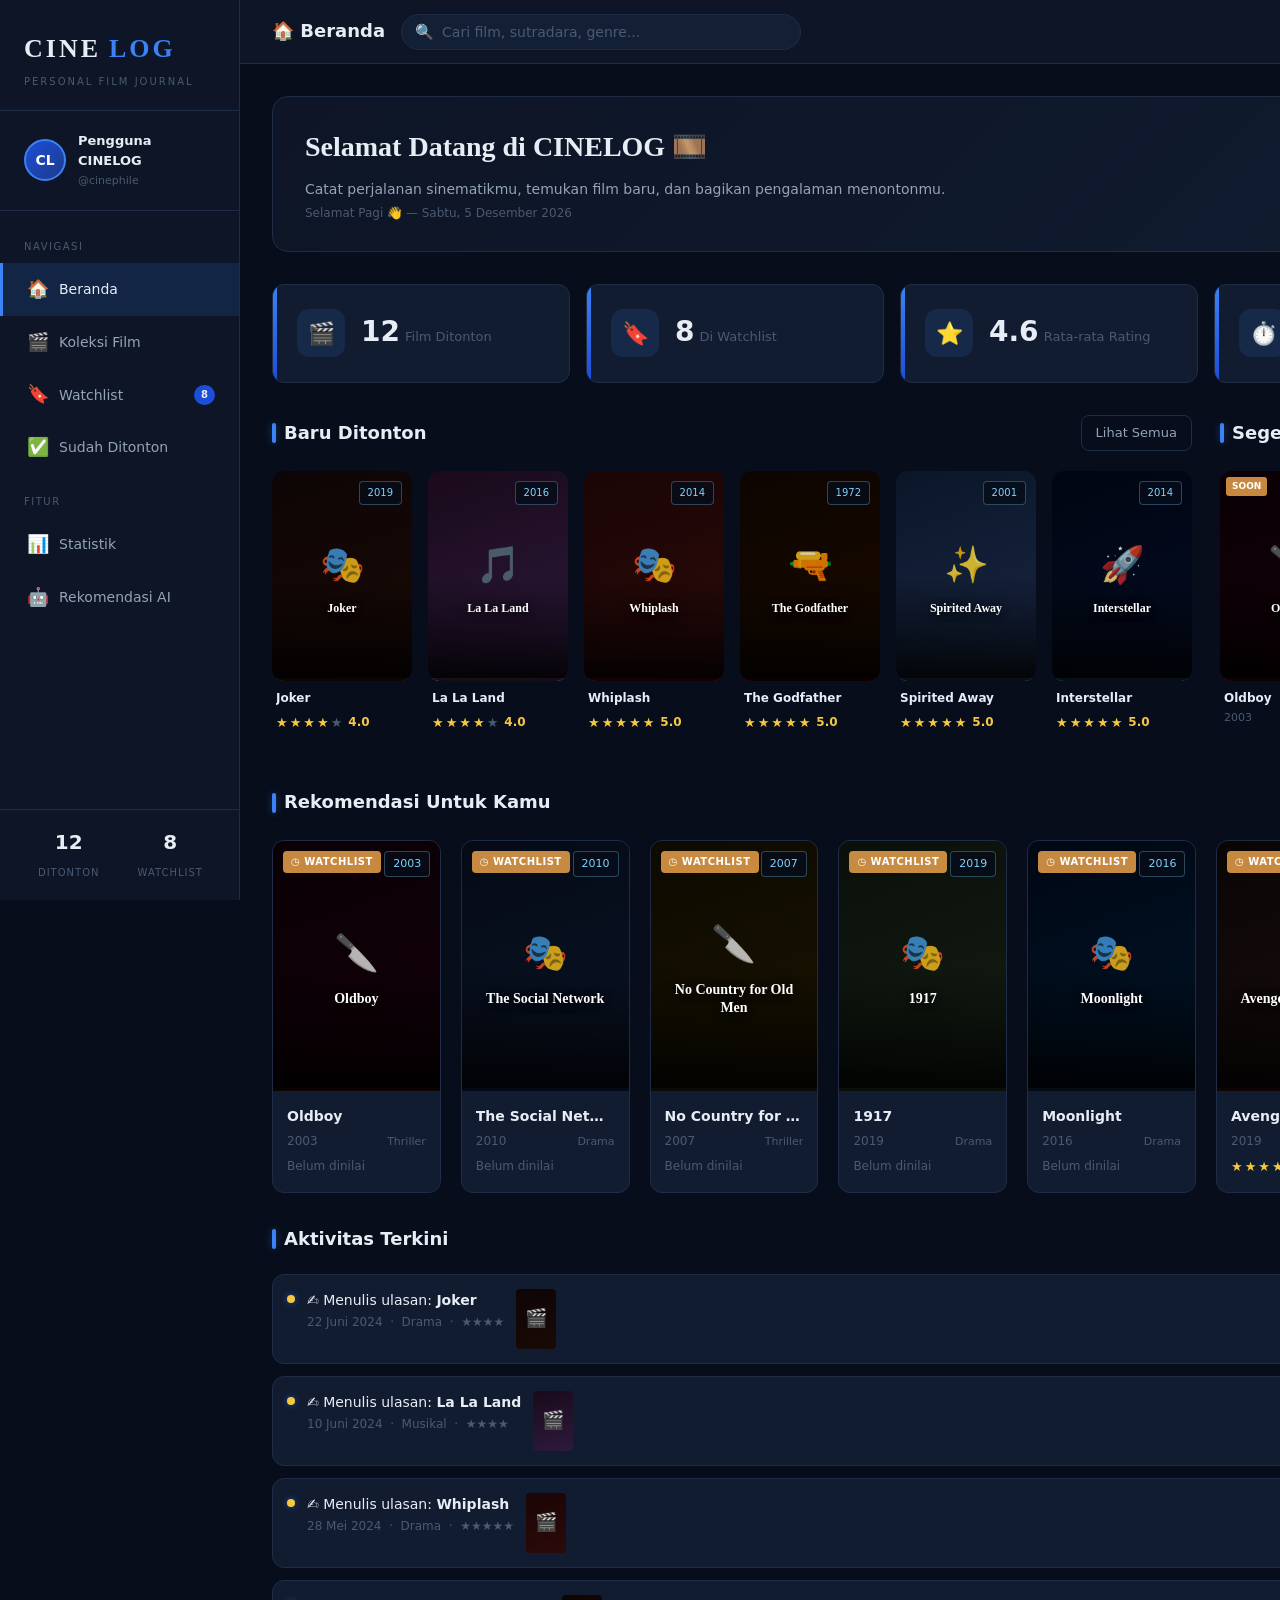
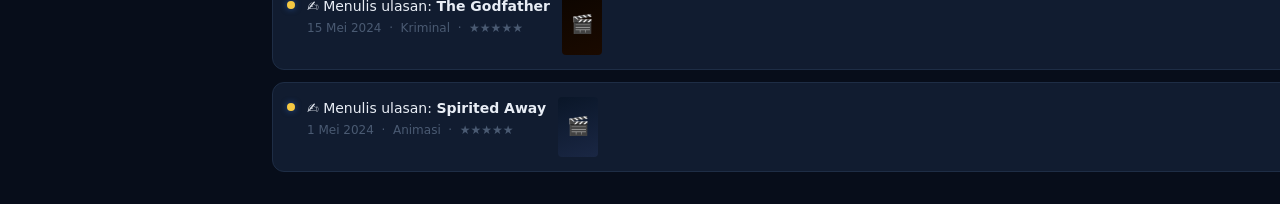
<file: index.html>
<!DOCTYPE html>
<html lang="id">
<head>
  <meta charset="UTF-8" />
  <meta name="viewport" content="width=device-width, initial-scale=1.0" />
  <title>CINELOG — Beranda</title>
  <link rel="stylesheet" href="css/style.css" />
</head>
<body>

<!-- Sidebar Toggle (Mobile) -->
<button class="sidebar-toggle" id="sidebarToggle" aria-label="Menu">☰</button>
<div class="sidebar-overlay" id="sidebarOverlay"></div>

<!-- App Layout -->
<div class="app-layout">

  <!-- ===== SIDEBAR ===== -->
  <aside class="sidebar" id="sidebar">
    <div class="sidebar-logo">
      <div class="logo-text">CINE<span class="logo-accent">LOG</span></div>
      <div class="logo-tagline">Personal Film Journal</div>
    </div>

    <div class="sidebar-user">
      <div class="user-avatar" id="sidebarAvatar">CL</div>
      <div class="user-info">
        <div class="user-name" id="sidebarName">Pengguna CINELOG</div>
        <div class="user-handle" id="sidebarHandle">@cinephile</div>
      </div>
    </div>

    <nav class="sidebar-nav">
      <div class="nav-section-title">Navigasi</div>
      <a href="index.html" class="nav-item">
        <span class="nav-icon">🏠</span> Beranda
      </a>
      <a href="collection.html" class="nav-item">
        <span class="nav-icon">🎬</span> Koleksi Film
      </a>
      <a href="watchlist.html" class="nav-item">
        <span class="nav-icon">🔖</span> Watchlist
        <span class="nav-badge" id="watchlistBadge">0</span>
      </a>
      <a href="watched.html" class="nav-item">
        <span class="nav-icon">✅</span> Sudah Ditonton
      </a>

      <div class="nav-section-title" style="margin-top:8px">Fitur</div>
      <a href="statistics.html" class="nav-item">
        <span class="nav-icon">📊</span> Statistik
      </a>
      <a href="ai-recommend.html" class="nav-item">
        <span class="nav-icon">🤖</span> Rekomendasi AI
      </a>
    </nav>

    <div class="sidebar-stats">
      <div class="stat-mini">
        <span class="stat-value" id="sidebarWatchedCount">0</span>
        <span class="stat-label">Ditonton</span>
      </div>
      <div class="stat-mini">
        <span class="stat-value" id="sidebarWatchlistCount">0</span>
        <span class="stat-label">Watchlist</span>
      </div>
    </div>
  </aside>

  <!-- ===== MAIN CONTENT ===== -->
  <main class="main-content">

    <!-- Top Header -->
    <header class="page-header">
      <span class="page-title">🏠 Beranda</span>
      <div class="header-search" style="position:relative">
        <span class="search-icon">🔍</span>
        <input type="text" id="globalSearch" placeholder="Cari film, sutradara, genre..." />
        <div class="search-results" id="searchResults"></div>
      </div>
      <div class="header-actions">
        <button class="btn btn-primary btn-sm" onclick="document.getElementById('quickAddModal').classList.add('active')">
          + Tambah Film
        </button>
      </div>
    </header>

    <!-- Page Content -->
    <div class="page-content">

      <!-- Hero Banner -->
      <div class="dashboard-hero">
        <h1>Selamat Datang di CINELOG 🎞️</h1>
        <p>Catat perjalanan sinematikmu, temukan film baru, dan bagikan pengalaman menontonmu.</p>
        <div class="hero-date" id="heroDayGreet"></div>
      </div>

      <!-- Stats Overview -->
      <div class="stats-grid" id="statsGrid">
        <!-- diisi oleh dashboard.js -->
      </div>

      <!-- Recent & Recommendations Row -->
      <div style="display:grid;grid-template-columns:1fr 1fr;gap:28px;margin-bottom:32px" id="dashboardRow">

        <!-- Recently Watched -->
        <div>
          <div class="section-header">
            <div class="section-title">Baru Ditonton</div>
            <a href="watched.html" class="btn btn-ghost btn-sm">Lihat Semua</a>
          </div>
          <div class="recent-movies-scroll" id="recentWatched">
            <!-- diisi oleh dashboard.js -->
          </div>
        </div>

        <!-- Watchlist Preview -->
        <div>
          <div class="section-header">
            <div class="section-title">Segera Ditonton</div>
            <a href="watchlist.html" class="btn btn-ghost btn-sm">Lihat Semua</a>
          </div>
          <div class="recent-movies-scroll" id="watchlistPreview">
            <!-- diisi oleh dashboard.js -->
          </div>
        </div>

      </div>

      <!-- Recommendations -->
      <div style="margin-bottom:32px">
        <div class="section-header">
          <div class="section-title">Rekomendasi Untuk Kamu</div>
          <a href="ai-recommend.html" class="btn btn-primary btn-sm">🤖 AI Recommend</a>
        </div>
        <div class="movies-grid" id="recommendations">
          <!-- diisi oleh dashboard.js -->
        </div>
      </div>

      <!-- Activity Feed -->
      <div>
        <div class="section-header">
          <div class="section-title">Aktivitas Terkini</div>
        </div>
        <div class="activity-feed" id="activityFeed">
          <!-- diisi oleh dashboard.js -->
        </div>
      </div>

    </div>
  </main>
</div>

<!-- ===== MOVIE DETAIL MODAL ===== -->
<div class="modal-overlay" id="movieModal">
  <div class="modal">
    <div class="modal-header">
      <h2 class="modal-title" id="modalTitle">Detail Film</h2>
      <button class="modal-close" id="modalCloseBtn">✕</button>
    </div>
    <div class="modal-body">
      <div class="film-detail-layout">
        <div class="film-detail-poster">
          <div id="modalPoster" style="width:100%;height:100%;min-height:250px;border-radius:var(--radius-lg);overflow:hidden;position:relative"></div>
        </div>
        <div class="film-detail-info">
          <div class="original-title" id="modalOrigTitle"></div>
          <div class="film-meta-row">
            <span class="meta-pill" id="modalYear"></span>
            <span class="meta-pill" id="modalDuration"></span>
            <span class="meta-pill" id="modalLang"></span>
          </div>
          <div class="film-meta-row" id="modalGenres"></div>
          <p class="film-synopsis" id="modalSynopsis"></p>
          <p class="film-director" id="modalDirector"></p>
          <p style="font-size:13px;color:var(--text-muted);margin-bottom:16px" id="modalCast"></p>
          <div id="modalStatusSection"></div>
        </div>
      </div>
      <hr style="border:none;border-top:1px solid var(--border);margin:20px 0">
      <div id="modalRatingSection"></div>
      <hr style="border:none;border-top:1px solid var(--border);margin:20px 0">
      <div id="modalReviewSection"></div>
    </div>
    <div class="modal-footer">
      <button class="btn btn-ghost" onclick="closeMovieModal()">Tutup</button>
      <button class="btn btn-primary" id="saveReviewBtn">💾 Simpan Ulasan</button>
    </div>
  </div>
</div>

<!-- ===== QUICK ADD MODAL (placeholder) ===== -->
<div class="modal-overlay" id="quickAddModal" onclick="if(event.target===this)this.classList.remove('active')">
  <div class="modal" style="max-width:480px">
    <div class="modal-header">
      <h2 class="modal-title">+ Tambah Film Baru</h2>
      <button class="modal-close" onclick="document.getElementById('quickAddModal').classList.remove('active')">✕</button>
    </div>
    <div class="modal-body">
      <div style="text-align:center;padding:24px 0">
        <div style="font-size:48px;margin-bottom:16px">🔧</div>
        <p style="color:var(--text-secondary);font-size:14px;line-height:1.7">
          Fitur tambah film secara manual sedang dalam pengembangan.<br>
          Gunakan koleksi yang sudah tersedia atau eksplorasi melalui fitur <strong>Rekomendasi AI</strong>.
        </p>
        <a href="ai-recommend.html" class="btn btn-primary" style="margin-top:20px;display:inline-flex">
          🤖 Coba Rekomendasi AI
        </a>
      </div>
    </div>
  </div>
</div>

<!-- ===== TOAST CONTAINER ===== -->
<div class="toast-container" id="toastContainer"></div>

<!-- Scripts -->
<script src="js/movies.js"></script>
<script src="js/app.js"></script>
<script src="js/dashboard.js"></script>
</body>
</html>
</file>
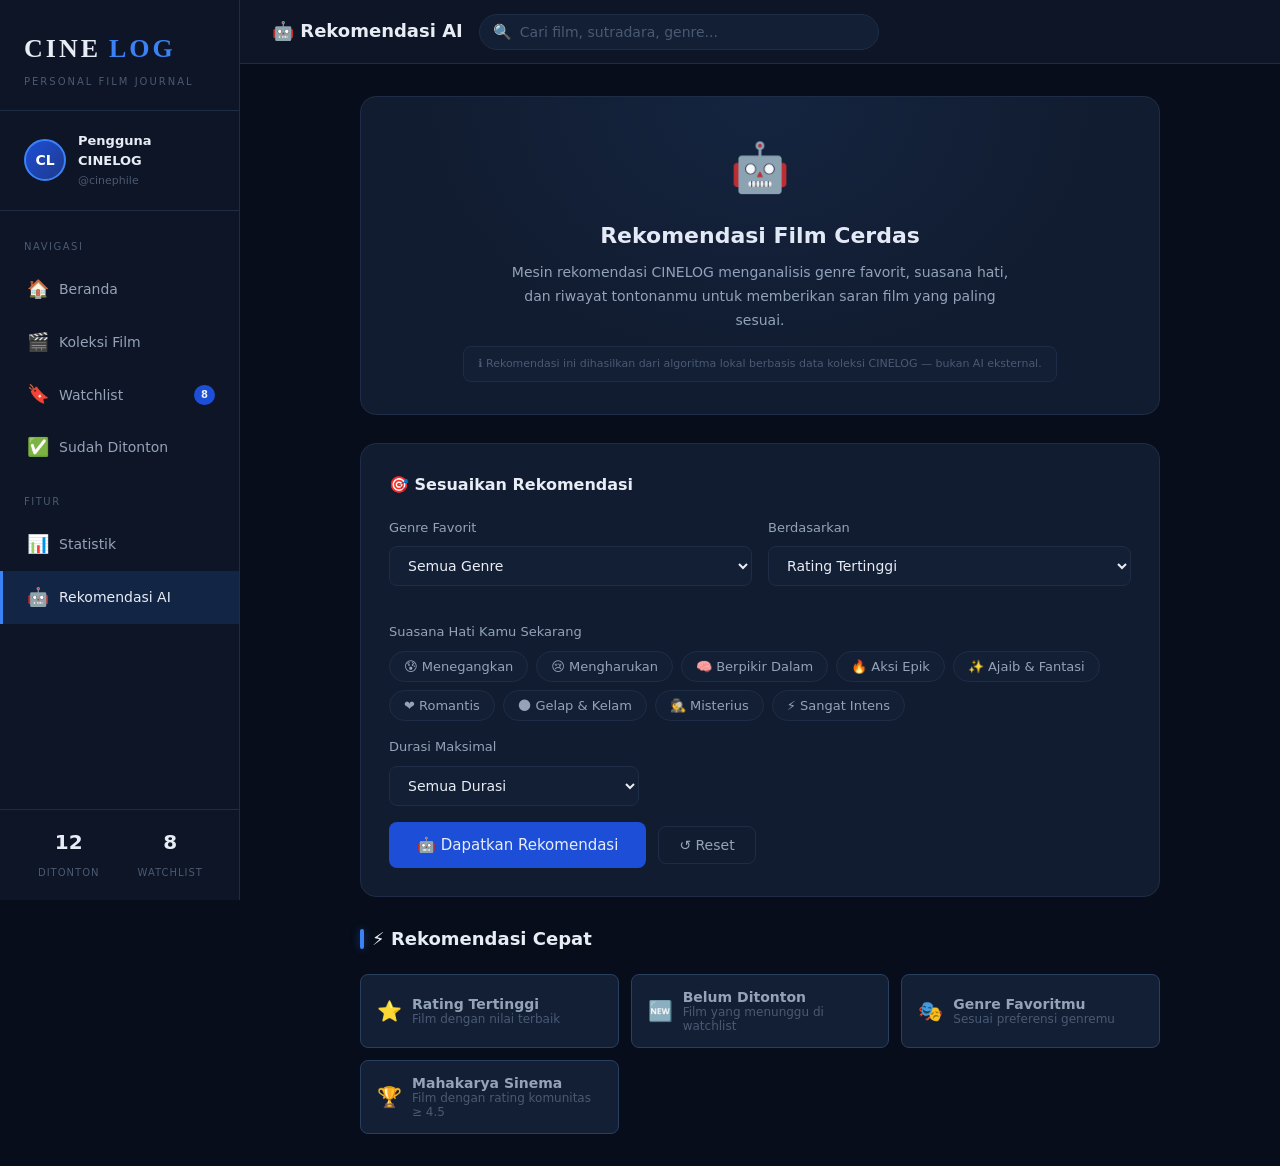
<file: ai-recommend.html>
<!DOCTYPE html>
<html lang="id">
<head>
  <meta charset="UTF-8" />
  <meta name="viewport" content="width=device-width, initial-scale=1.0" />
  <title>CINELOG — Rekomendasi AI</title>
  <link rel="stylesheet" href="css/style.css" />
</head>
<body>

<button class="sidebar-toggle" id="sidebarToggle" aria-label="Menu">☰</button>
<div class="sidebar-overlay" id="sidebarOverlay"></div>

<div class="app-layout">
  <aside class="sidebar" id="sidebar">
    <div class="sidebar-logo">
      <div class="logo-text">CINE<span class="logo-accent">LOG</span></div>
      <div class="logo-tagline">Personal Film Journal</div>
    </div>
    <div class="sidebar-user">
      <div class="user-avatar">CL</div>
      <div class="user-info">
        <div class="user-name">Pengguna CINELOG</div>
        <div class="user-handle">@cinephile</div>
      </div>
    </div>
    <nav class="sidebar-nav">
      <div class="nav-section-title">Navigasi</div>
      <a href="index.html" class="nav-item"><span class="nav-icon">🏠</span> Beranda</a>
      <a href="collection.html" class="nav-item"><span class="nav-icon">🎬</span> Koleksi Film</a>
      <a href="watchlist.html" class="nav-item"><span class="nav-icon">🔖</span> Watchlist<span class="nav-badge" id="watchlistBadge">0</span></a>
      <a href="watched.html" class="nav-item"><span class="nav-icon">✅</span> Sudah Ditonton</a>
      <div class="nav-section-title" style="margin-top:8px">Fitur</div>
      <a href="statistics.html" class="nav-item"><span class="nav-icon">📊</span> Statistik</a>
      <a href="ai-recommend.html" class="nav-item"><span class="nav-icon">🤖</span> Rekomendasi AI</a>
    </nav>
    <div class="sidebar-stats">
      <div class="stat-mini"><span class="stat-value" id="sidebarWatchedCount">0</span><span class="stat-label">Ditonton</span></div>
      <div class="stat-mini"><span class="stat-value" id="sidebarWatchlistCount">0</span><span class="stat-label">Watchlist</span></div>
    </div>
  </aside>

  <main class="main-content">
    <header class="page-header">
      <span class="page-title">🤖 Rekomendasi AI</span>
      <div class="header-search" style="position:relative">
        <span class="search-icon">🔍</span>
        <input type="text" id="globalSearch" placeholder="Cari film, sutradara, genre..." />
        <div class="search-results" id="searchResults"></div>
      </div>
    </header>

    <div class="page-content">
      <div class="ai-interface">

        <!-- AI Intro -->
        <div class="ai-intro">
          <div class="ai-icon">🤖</div>
          <h2>Rekomendasi Film Cerdas</h2>
          <p>Mesin rekomendasi CINELOG menganalisis genre favorit, suasana hati, dan riwayat tontonanmu untuk memberikan saran film yang paling sesuai.</p>
          <div class="ai-disclaimer">
            ℹ️ Rekomendasi ini dihasilkan dari algoritma lokal berbasis data koleksi CINELOG — bukan AI eksternal.
          </div>
        </div>

        <!-- Input Form -->
        <div class="ai-form-card">
          <h3 style="font-size:16px;font-weight:600;color:var(--text-primary);margin-bottom:20px">🎯 Sesuaikan Rekomendasi</h3>

          <div class="ai-form-grid">
            <div class="form-group">
              <label class="form-label">Genre Favorit</label>
              <select class="form-input" id="aiGenre">
                <option value="semua">Semua Genre</option>
                <option value="Sci-Fi">Sci-Fi</option>
                <option value="Drama">Drama</option>
                <option value="Thriller">Thriller</option>
                <option value="Aksi">Aksi</option>
                <option value="Animasi">Animasi</option>
                <option value="Kriminal">Kriminal</option>
                <option value="Musikal">Musikal</option>
                <option value="Petualangan">Petualangan</option>
                <option value="Romansa">Romansa</option>
                <option value="Misteri">Misteri</option>
              </select>
            </div>
            <div class="form-group">
              <label class="form-label">Berdasarkan</label>
              <select class="form-input" id="aiBasis">
                <option value="rating">Rating Tertinggi</option>
                <option value="belum-ditonton">Film Belum Ditonton</option>
                <option value="watchlist">Dari Watchlist</option>
                <option value="era-terbaru">Film Terbaru</option>
                <option value="klasik">Film Klasik</option>
              </select>
            </div>
          </div>

          <div class="form-group">
            <label class="form-label">Suasana Hati Kamu Sekarang</label>
            <div class="mood-options" id="moodOptions">
              <button class="mood-btn" data-mood="Menegangkan">😰 Menegangkan</button>
              <button class="mood-btn" data-mood="Emosional">😢 Mengharukan</button>
              <button class="mood-btn" data-mood="Pikiran Terbuka">🧠 Berpikir Dalam</button>
              <button class="mood-btn" data-mood="Epik">🔥 Aksi Epik</button>
              <button class="mood-btn" data-mood="Ajaib">✨ Ajaib & Fantasi</button>
              <button class="mood-btn" data-mood="Romantis">❤️ Romantis</button>
              <button class="mood-btn" data-mood="Gelap">🌑 Gelap & Kelam</button>
              <button class="mood-btn" data-mood="Misterius">🕵️ Misterius</button>
              <button class="mood-btn" data-mood="Intens">⚡ Sangat Intens</button>
            </div>
          </div>

          <div class="form-group">
            <label class="form-label">Durasi Maksimal</label>
            <select class="form-input" id="aiDuration" style="max-width:250px">
              <option value="0">Semua Durasi</option>
              <option value="120">Hingga 2 jam</option>
              <option value="150">Hingga 2,5 jam</option>
              <option value="180">Hingga 3 jam</option>
            </select>
          </div>

          <div style="display:flex;gap:12px;align-items:center;flex-wrap:wrap">
            <button class="btn btn-primary btn-lg" id="getRecommendBtn">
              🤖 Dapatkan Rekomendasi
            </button>
            <button class="btn btn-ghost" onclick="resetAIForm()">↺ Reset</button>
          </div>
        </div>

        <!-- Results -->
        <div class="ai-result-card" id="aiResultCard">
          <div class="ai-loading" id="aiLoading">
            <div class="ai-loader"></div>
            <p style="color:var(--text-secondary);font-size:14px">Menganalisis preferensi menonton...</p>
          </div>
          <div id="aiResultContent" style="display:none">
            <h3 id="aiResultTitle" style="font-size:16px;font-weight:600;color:var(--text-primary);margin-bottom:6px"></h3>
            <p id="aiResultDesc" style="font-size:13px;color:var(--text-secondary);margin-bottom:20px"></p>
            <div class="ai-result-grid" id="aiResultGrid"></div>
            <div style="margin-top:20px;padding-top:20px;border-top:1px solid var(--border);display:flex;gap:12px;align-items:center">
              <button class="btn btn-secondary" onclick="getRecommendations()">🔄 Rekomendasi Lain</button>
              <span style="font-size:12px;color:var(--text-muted)">Hasil berbeda setiap klik</span>
            </div>
          </div>
        </div>

        <!-- Quick Presets -->
        <div style="margin-top:28px">
          <div class="section-header">
            <div class="section-title">⚡ Rekomendasi Cepat</div>
          </div>
          <div style="display:grid;grid-template-columns:repeat(auto-fill,minmax(200px,1fr));gap:12px">
            <button class="btn btn-secondary" style="justify-content:flex-start;gap:10px;padding:14px 16px" onclick="quickRecommend('top-rated')">
              <span style="font-size:20px">⭐</span>
              <div style="text-align:left">
                <div style="font-size:14px;font-weight:600">Rating Tertinggi</div>
                <div style="font-size:12px;color:var(--text-muted)">Film dengan nilai terbaik</div>
              </div>
            </button>
            <button class="btn btn-secondary" style="justify-content:flex-start;gap:10px;padding:14px 16px" onclick="quickRecommend('not-watched')">
              <span style="font-size:20px">🆕</span>
              <div style="text-align:left">
                <div style="font-size:14px;font-weight:600">Belum Ditonton</div>
                <div style="font-size:12px;color:var(--text-muted)">Film yang menunggu di watchlist</div>
              </div>
            </button>
            <button class="btn btn-secondary" style="justify-content:flex-start;gap:10px;padding:14px 16px" onclick="quickRecommend('similar-genre')">
              <span style="font-size:20px">🎭</span>
              <div style="text-align:left">
                <div style="font-size:14px;font-weight:600">Genre Favoritmu</div>
                <div style="font-size:12px;color:var(--text-muted)">Sesuai preferensi genremu</div>
              </div>
            </button>
            <button class="btn btn-secondary" style="justify-content:flex-start;gap:10px;padding:14px 16px" onclick="quickRecommend('masterpiece')">
              <span style="font-size:20px">🏆</span>
              <div style="text-align:left">
                <div style="font-size:14px;font-weight:600">Mahakarya Sinema</div>
                <div style="font-size:12px;color:var(--text-muted)">Film dengan rating komunitas ≥ 4.5</div>
              </div>
            </button>
          </div>
        </div>

      </div>
    </div>
  </main>
</div>

<!-- Movie Detail Modal -->
<div class="modal-overlay" id="movieModal">
  <div class="modal">
    <div class="modal-header">
      <h2 class="modal-title" id="modalTitle">Detail Film</h2>
      <button class="modal-close" id="modalCloseBtn">✕</button>
    </div>
    <div class="modal-body">
      <div class="film-detail-layout">
        <div class="film-detail-poster">
          <div id="modalPoster" style="width:100%;height:100%;min-height:250px;border-radius:var(--radius-lg);overflow:hidden;position:relative"></div>
        </div>
        <div class="film-detail-info">
          <div class="original-title" id="modalOrigTitle"></div>
          <div class="film-meta-row"><span class="meta-pill" id="modalYear"></span><span class="meta-pill" id="modalDuration"></span><span class="meta-pill" id="modalLang"></span></div>
          <div class="film-meta-row" id="modalGenres"></div>
          <p class="film-synopsis" id="modalSynopsis"></p>
          <p class="film-director" id="modalDirector"></p>
          <p style="font-size:13px;color:var(--text-muted);margin-bottom:16px" id="modalCast"></p>
          <div id="modalStatusSection"></div>
        </div>
      </div>
      <hr style="border:none;border-top:1px solid var(--border);margin:20px 0">
      <div id="modalRatingSection"></div>
      <hr style="border:none;border-top:1px solid var(--border);margin:20px 0">
      <div id="modalReviewSection"></div>
    </div>
    <div class="modal-footer">
      <button class="btn btn-ghost" onclick="closeMovieModal()">Tutup</button>
      <button class="btn btn-primary" id="saveReviewBtn">💾 Simpan Ulasan</button>
    </div>
  </div>
</div>

<div class="toast-container" id="toastContainer"></div>

<script src="js/movies.js"></script>
<script src="js/app.js"></script>
<script src="js/ai-recommend.js"></script>
</body>
</html>
</file>
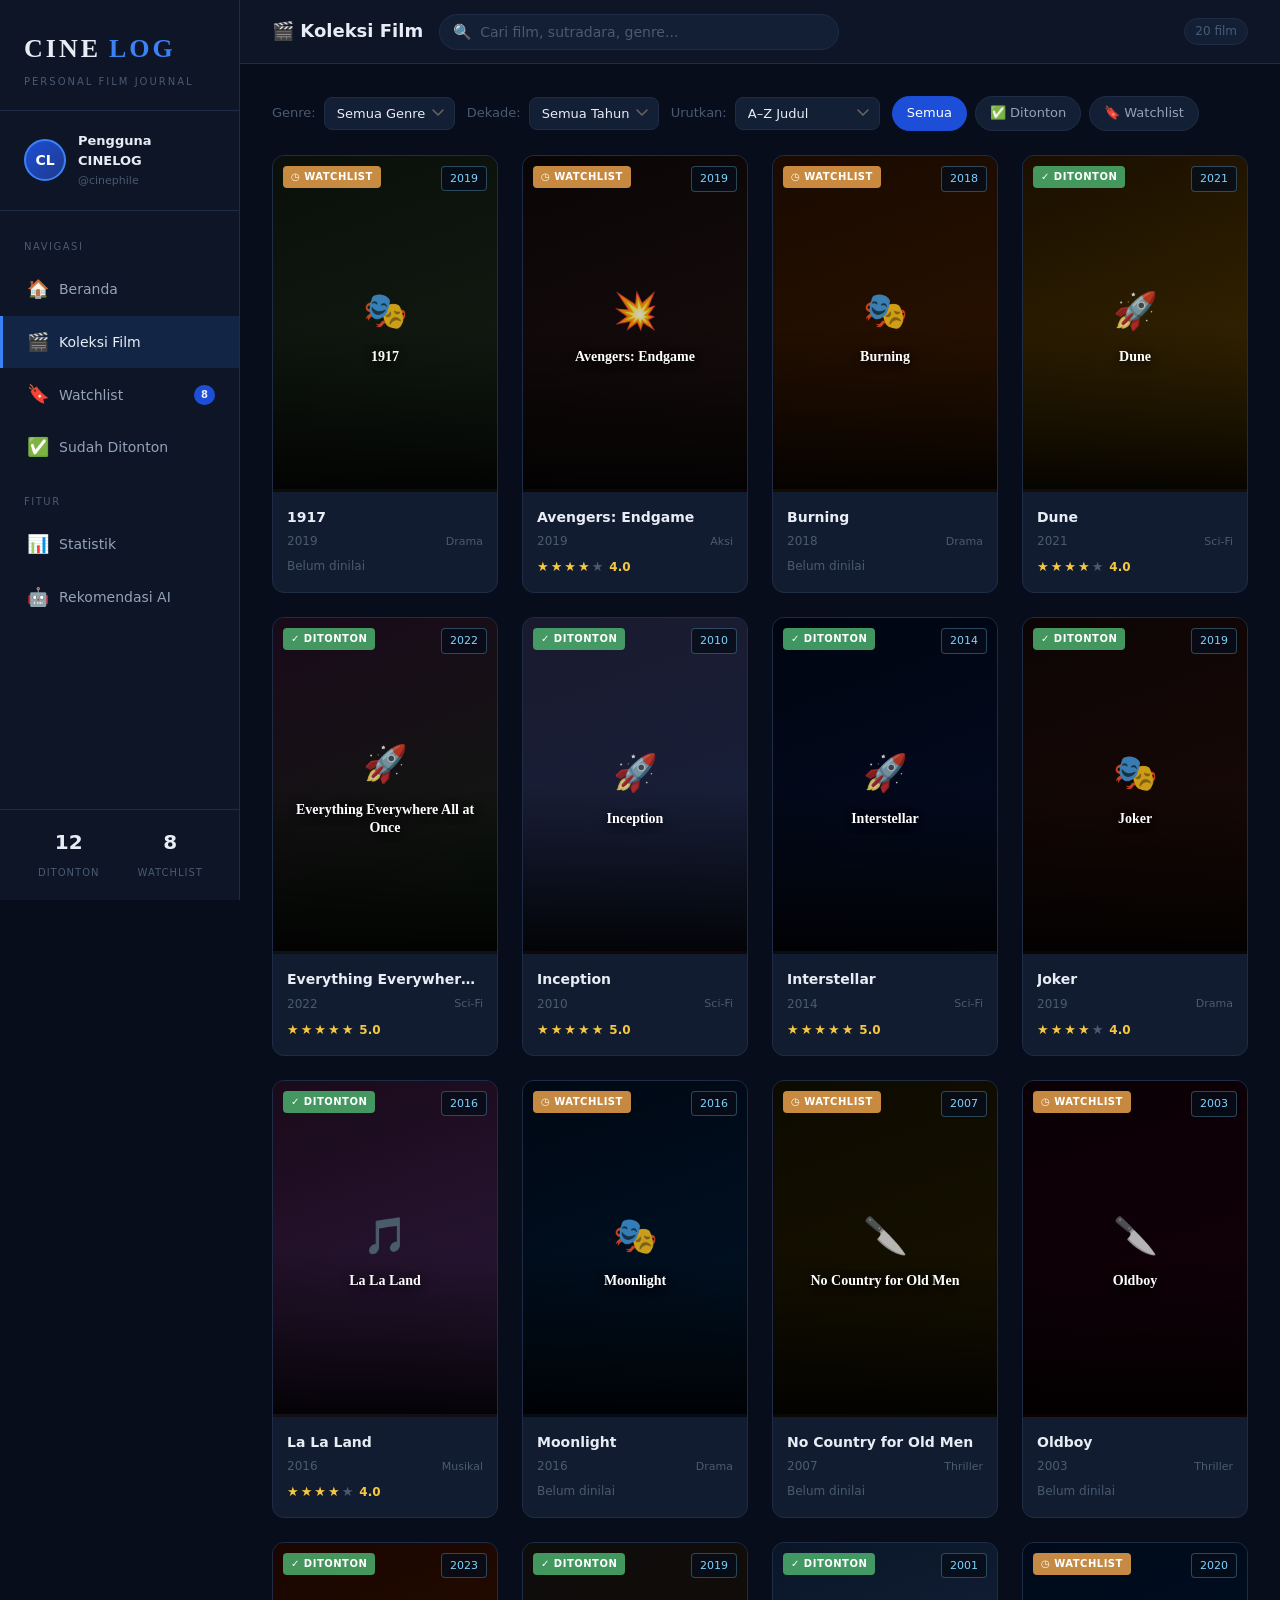
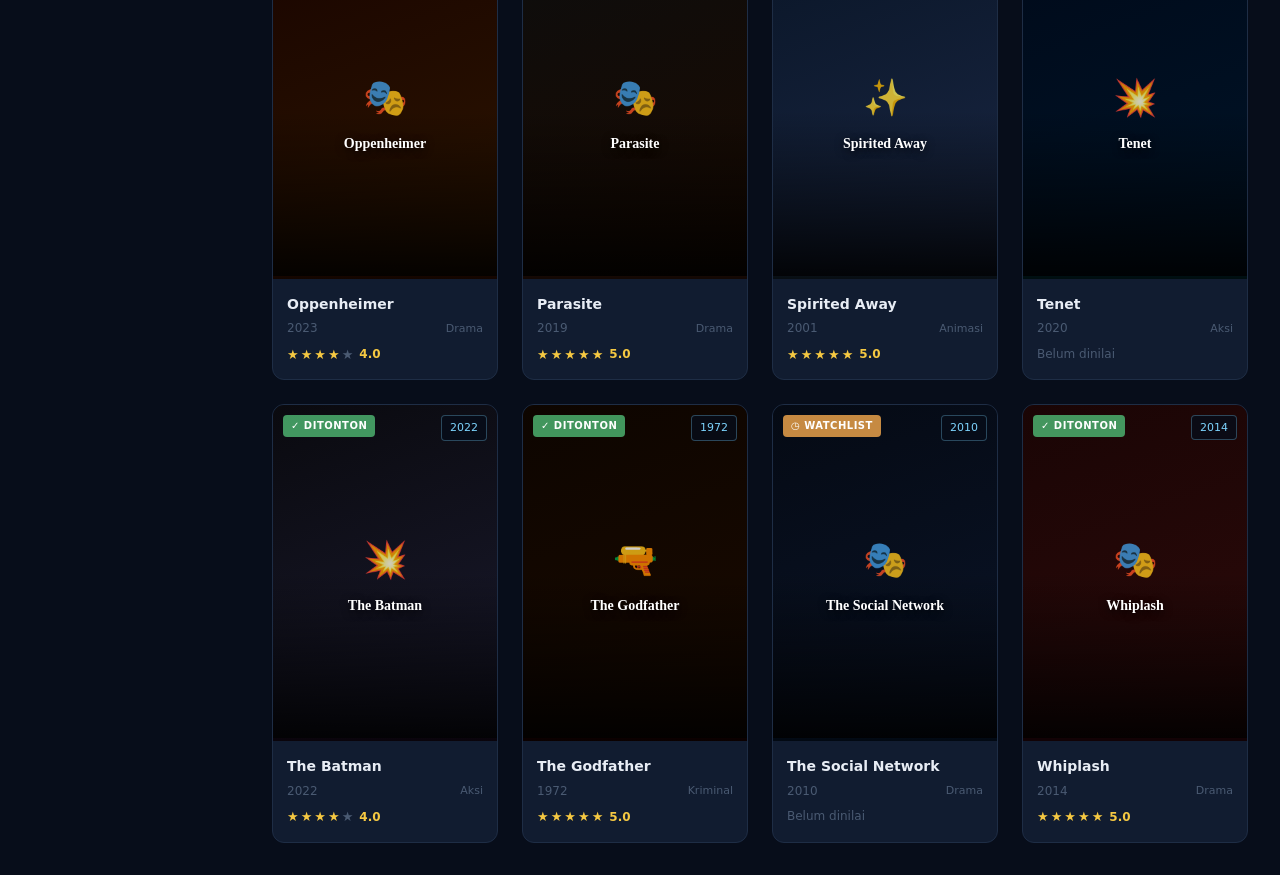
<file: collection.html>
<!DOCTYPE html>
<html lang="id">
<head>
  <meta charset="UTF-8" />
  <meta name="viewport" content="width=device-width, initial-scale=1.0" />
  <title>CINELOG — Koleksi Film</title>
  <link rel="stylesheet" href="css/style.css" />
</head>
<body>

<button class="sidebar-toggle" id="sidebarToggle" aria-label="Menu">☰</button>
<div class="sidebar-overlay" id="sidebarOverlay"></div>

<div class="app-layout">
  <aside class="sidebar" id="sidebar">
    <div class="sidebar-logo">
      <div class="logo-text">CINE<span class="logo-accent">LOG</span></div>
      <div class="logo-tagline">Personal Film Journal</div>
    </div>
    <div class="sidebar-user">
      <div class="user-avatar">CL</div>
      <div class="user-info">
        <div class="user-name">Pengguna CINELOG</div>
        <div class="user-handle">@cinephile</div>
      </div>
    </div>
    <nav class="sidebar-nav">
      <div class="nav-section-title">Navigasi</div>
      <a href="index.html" class="nav-item"><span class="nav-icon">🏠</span> Beranda</a>
      <a href="collection.html" class="nav-item"><span class="nav-icon">🎬</span> Koleksi Film</a>
      <a href="watchlist.html" class="nav-item"><span class="nav-icon">🔖</span> Watchlist<span class="nav-badge" id="watchlistBadge">0</span></a>
      <a href="watched.html" class="nav-item"><span class="nav-icon">✅</span> Sudah Ditonton</a>
      <div class="nav-section-title" style="margin-top:8px">Fitur</div>
      <a href="statistics.html" class="nav-item"><span class="nav-icon">📊</span> Statistik</a>
      <a href="ai-recommend.html" class="nav-item"><span class="nav-icon">🤖</span> Rekomendasi AI</a>
    </nav>
    <div class="sidebar-stats">
      <div class="stat-mini"><span class="stat-value" id="sidebarWatchedCount">0</span><span class="stat-label">Ditonton</span></div>
      <div class="stat-mini"><span class="stat-value" id="sidebarWatchlistCount">0</span><span class="stat-label">Watchlist</span></div>
    </div>
  </aside>

  <main class="main-content">
    <header class="page-header">
      <span class="page-title">🎬 Koleksi Film</span>
      <div class="header-search" style="position:relative">
        <span class="search-icon">🔍</span>
        <input type="text" id="globalSearch" placeholder="Cari film, sutradara, genre..." />
        <div class="search-results" id="searchResults"></div>
      </div>
      <div class="header-actions">
        <span class="section-count" id="collectionCount">0 film</span>
      </div>
    </header>

    <div class="page-content">
      <!-- Filter Bar -->
      <div class="filter-bar">
        <div class="filter-group">
          <span class="filter-label">Genre:</span>
          <select class="filter-select" id="filterGenre">
            <option value="semua">Semua Genre</option>
            <option value="Sci-Fi">Sci-Fi</option>
            <option value="Drama">Drama</option>
            <option value="Thriller">Thriller</option>
            <option value="Aksi">Aksi</option>
            <option value="Animasi">Animasi</option>
            <option value="Kriminal">Kriminal</option>
            <option value="Musikal">Musikal</option>
            <option value="Petualangan">Petualangan</option>
            <option value="Komedi">Komedi</option>
            <option value="Romansa">Romansa</option>
            <option value="Perang">Perang</option>
            <option value="Misteri">Misteri</option>
            <option value="Biografi">Biografi</option>
          </select>
        </div>
        <div class="filter-group">
          <span class="filter-label">Dekade:</span>
          <select class="filter-select" id="filterYear">
            <option value="semua">Semua Tahun</option>
            <option value="2020">2020-an</option>
            <option value="2010">2010-an</option>
            <option value="2000">2000-an</option>
            <option value="1990">1990-an</option>
            <option value="1970">1970-an</option>
          </select>
        </div>
        <div class="filter-group">
          <span class="filter-label">Urutkan:</span>
          <select class="filter-select" id="filterSort">
            <option value="judul">A–Z Judul</option>
            <option value="rating">Rating Tertinggi</option>
            <option value="tahun-terbaru">Terbaru</option>
            <option value="tahun-terlama">Terlama</option>
            <option value="terbaru-ditambah">Baru Ditambah</option>
          </select>
        </div>
        <div class="filter-tags">
          <span class="filter-tag active" data-status="semua">Semua</span>
          <span class="filter-tag" data-status="watched">✅ Ditonton</span>
          <span class="filter-tag" data-status="watchlist">🔖 Watchlist</span>
        </div>
      </div>

      <!-- Movie Grid -->
      <div class="movies-grid large" id="collectionGrid">
        <!-- diisi oleh collection.js -->
      </div>

      <!-- Empty State -->
      <div class="empty-state" id="emptyState" style="display:none">
        <div class="empty-icon">🎬</div>
        <div class="empty-title">Tidak ada film ditemukan</div>
        <div class="empty-desc">Coba ubah filter atau kata kunci pencarian.</div>
        <button class="btn btn-primary" onclick="resetFilters()">Reset Filter</button>
      </div>
    </div>
  </main>
</div>

<!-- Movie Detail Modal -->
<div class="modal-overlay" id="movieModal">
  <div class="modal">
    <div class="modal-header">
      <h2 class="modal-title" id="modalTitle">Detail Film</h2>
      <button class="modal-close" id="modalCloseBtn">✕</button>
    </div>
    <div class="modal-body">
      <div class="film-detail-layout">
        <div class="film-detail-poster">
          <div id="modalPoster" style="width:100%;height:100%;min-height:250px;border-radius:var(--radius-lg);overflow:hidden;position:relative"></div>
        </div>
        <div class="film-detail-info">
          <div class="original-title" id="modalOrigTitle"></div>
          <div class="film-meta-row"><span class="meta-pill" id="modalYear"></span><span class="meta-pill" id="modalDuration"></span><span class="meta-pill" id="modalLang"></span></div>
          <div class="film-meta-row" id="modalGenres"></div>
          <p class="film-synopsis" id="modalSynopsis"></p>
          <p class="film-director" id="modalDirector"></p>
          <p style="font-size:13px;color:var(--text-muted);margin-bottom:16px" id="modalCast"></p>
          <div id="modalStatusSection"></div>
        </div>
      </div>
      <hr style="border:none;border-top:1px solid var(--border);margin:20px 0">
      <div id="modalRatingSection"></div>
      <hr style="border:none;border-top:1px solid var(--border);margin:20px 0">
      <div id="modalReviewSection"></div>
    </div>
    <div class="modal-footer">
      <button class="btn btn-ghost" onclick="closeMovieModal()">Tutup</button>
      <button class="btn btn-primary" id="saveReviewBtn">💾 Simpan Ulasan</button>
    </div>
  </div>
</div>

<div class="toast-container" id="toastContainer"></div>

<script src="js/movies.js"></script>
<script src="js/app.js"></script>
<script src="js/collection.js"></script>
</body>
</html>
</file>
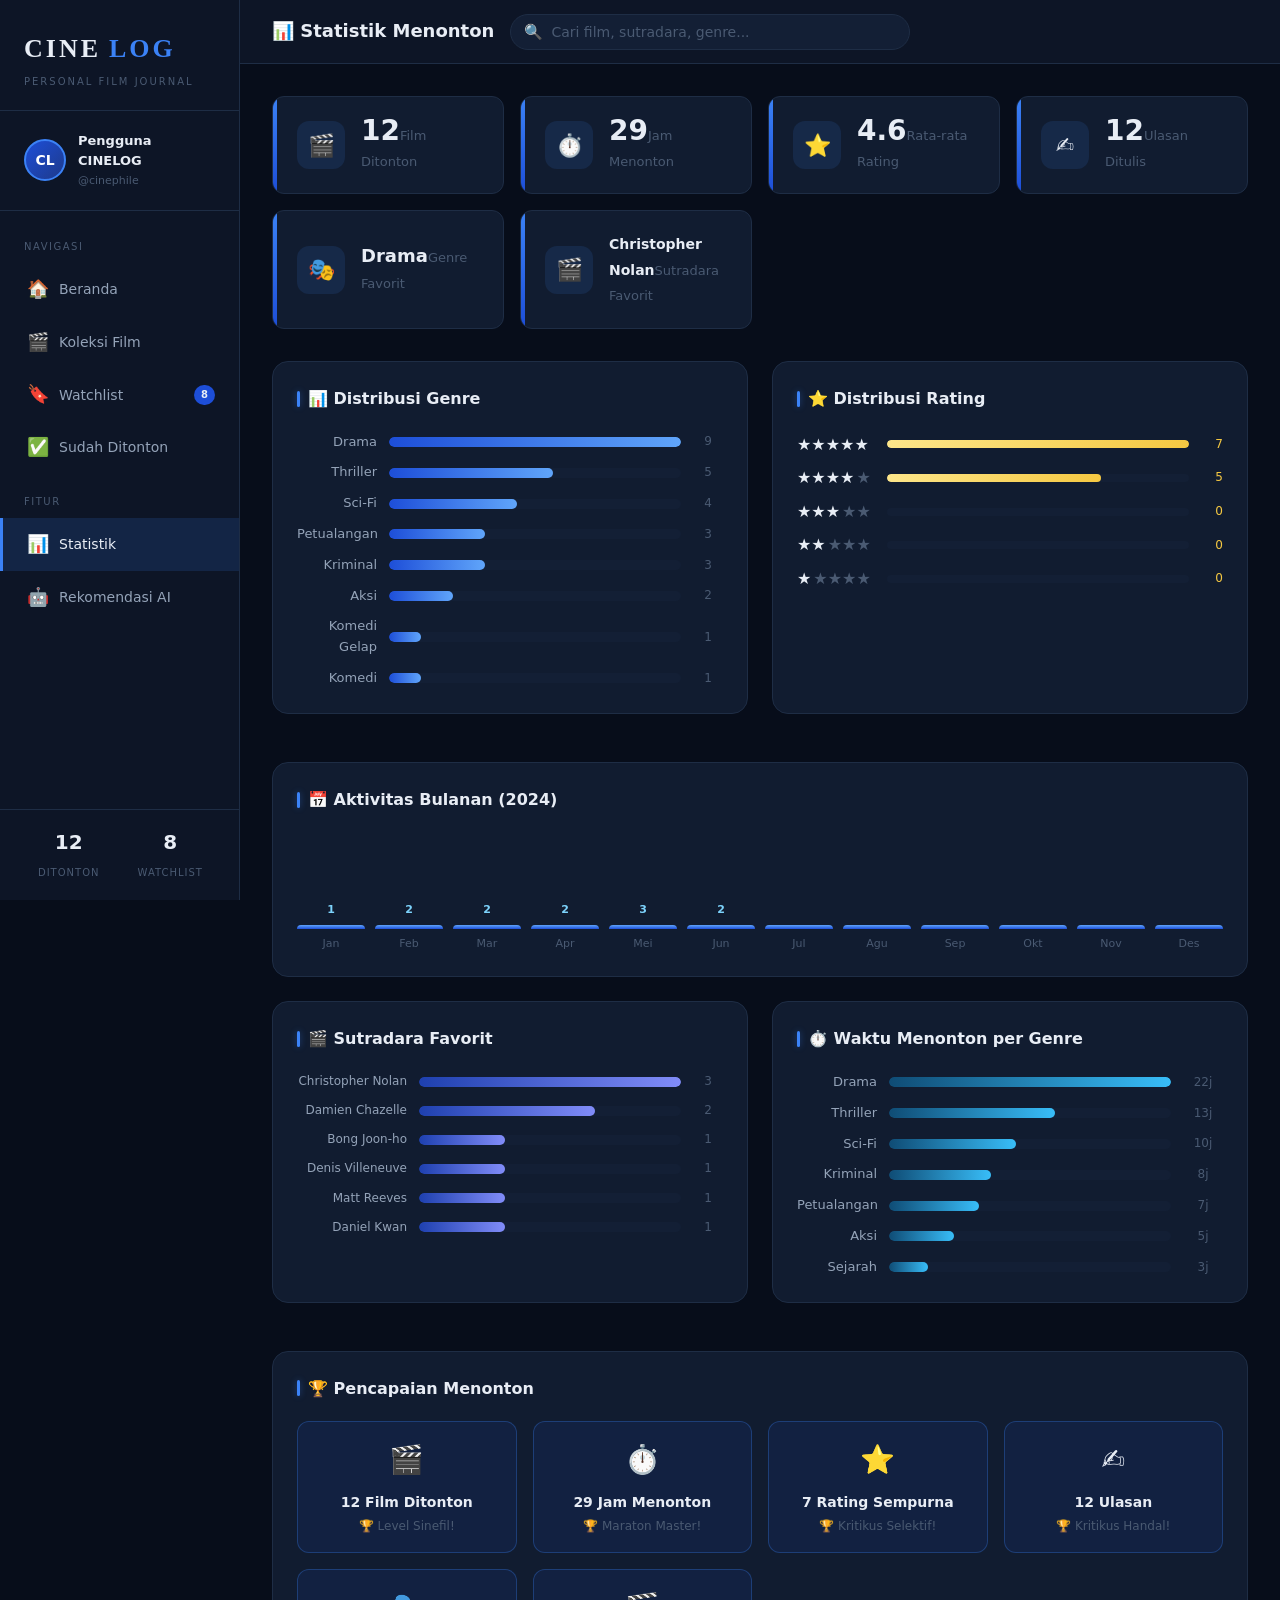
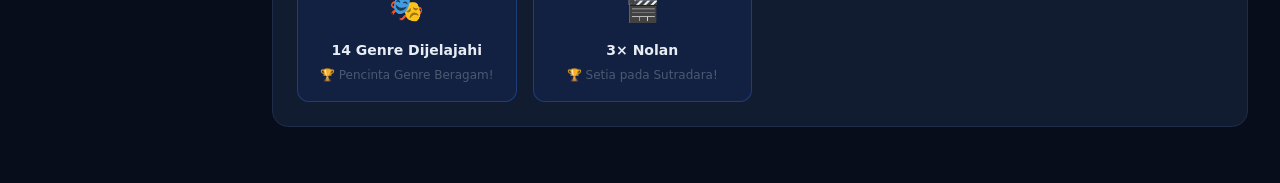
<file: statistics.html>
<!DOCTYPE html>
<html lang="id">
<head>
  <meta charset="UTF-8" />
  <meta name="viewport" content="width=device-width, initial-scale=1.0" />
  <title>CINELOG — Statistik</title>
  <link rel="stylesheet" href="css/style.css" />
</head>
<body>

<button class="sidebar-toggle" id="sidebarToggle" aria-label="Menu">☰</button>
<div class="sidebar-overlay" id="sidebarOverlay"></div>

<div class="app-layout">
  <aside class="sidebar" id="sidebar">
    <div class="sidebar-logo">
      <div class="logo-text">CINE<span class="logo-accent">LOG</span></div>
      <div class="logo-tagline">Personal Film Journal</div>
    </div>
    <div class="sidebar-user">
      <div class="user-avatar">CL</div>
      <div class="user-info">
        <div class="user-name">Pengguna CINELOG</div>
        <div class="user-handle">@cinephile</div>
      </div>
    </div>
    <nav class="sidebar-nav">
      <div class="nav-section-title">Navigasi</div>
      <a href="index.html" class="nav-item"><span class="nav-icon">🏠</span> Beranda</a>
      <a href="collection.html" class="nav-item"><span class="nav-icon">🎬</span> Koleksi Film</a>
      <a href="watchlist.html" class="nav-item"><span class="nav-icon">🔖</span> Watchlist<span class="nav-badge" id="watchlistBadge">0</span></a>
      <a href="watched.html" class="nav-item"><span class="nav-icon">✅</span> Sudah Ditonton</a>
      <div class="nav-section-title" style="margin-top:8px">Fitur</div>
      <a href="statistics.html" class="nav-item"><span class="nav-icon">📊</span> Statistik</a>
      <a href="ai-recommend.html" class="nav-item"><span class="nav-icon">🤖</span> Rekomendasi AI</a>
    </nav>
    <div class="sidebar-stats">
      <div class="stat-mini"><span class="stat-value" id="sidebarWatchedCount">0</span><span class="stat-label">Ditonton</span></div>
      <div class="stat-mini"><span class="stat-value" id="sidebarWatchlistCount">0</span><span class="stat-label">Watchlist</span></div>
    </div>
  </aside>

  <main class="main-content">
    <header class="page-header">
      <span class="page-title">📊 Statistik Menonton</span>
      <div class="header-search" style="position:relative">
        <span class="search-icon">🔍</span>
        <input type="text" id="globalSearch" placeholder="Cari film, sutradara, genre..." />
        <div class="search-results" id="searchResults"></div>
      </div>
    </header>

    <div class="page-content">

      <!-- Overview Stats -->
      <div class="stats-grid" id="overviewStats"></div>

      <!-- Charts Row 1 -->
      <div style="display:grid;grid-template-columns:1fr 1fr;gap:24px;margin-bottom:24px" id="chartsRow1">
        <!-- Genre Distribution -->
        <div class="chart-card">
          <div class="chart-title">📊 Distribusi Genre</div>
          <div class="bar-chart" id="genreChart"></div>
        </div>
        <!-- Rating Distribution -->
        <div class="chart-card">
          <div class="chart-title">⭐ Distribusi Rating</div>
          <div class="rating-dist" id="ratingChart"></div>
        </div>
      </div>

      <!-- Monthly Activity Chart -->
      <div class="chart-card" style="margin-bottom:24px">
        <div class="chart-title">📅 Aktivitas Bulanan (2024)</div>
        <div class="monthly-chart" id="monthlyChart"></div>
      </div>

      <!-- Charts Row 2 -->
      <div style="display:grid;grid-template-columns:1fr 1fr;gap:24px;margin-bottom:24px" id="chartsRow2">
        <!-- Top Directors -->
        <div class="chart-card">
          <div class="chart-title">🎬 Sutradara Favorit</div>
          <div class="bar-chart" id="directorChart"></div>
        </div>
        <!-- Watch Time by Genre -->
        <div class="chart-card">
          <div class="chart-title">⏱️ Waktu Menonton per Genre</div>
          <div class="bar-chart" id="timeGenreChart"></div>
        </div>
      </div>

      <!-- Personal Records -->
      <div class="chart-card">
        <div class="chart-title">🏆 Pencapaian Menonton</div>
        <div id="achievements" style="display:grid;grid-template-columns:repeat(auto-fill,minmax(200px,1fr));gap:16px"></div>
      </div>

    </div>
  </main>
</div>

<!-- Movie Detail Modal -->
<div class="modal-overlay" id="movieModal">
  <div class="modal">
    <div class="modal-header">
      <h2 class="modal-title" id="modalTitle">Detail Film</h2>
      <button class="modal-close" id="modalCloseBtn">✕</button>
    </div>
    <div class="modal-body">
      <div class="film-detail-layout">
        <div class="film-detail-poster">
          <div id="modalPoster" style="width:100%;height:100%;min-height:250px;border-radius:var(--radius-lg);overflow:hidden;position:relative"></div>
        </div>
        <div class="film-detail-info">
          <div class="original-title" id="modalOrigTitle"></div>
          <div class="film-meta-row"><span class="meta-pill" id="modalYear"></span><span class="meta-pill" id="modalDuration"></span><span class="meta-pill" id="modalLang"></span></div>
          <div class="film-meta-row" id="modalGenres"></div>
          <p class="film-synopsis" id="modalSynopsis"></p>
          <p class="film-director" id="modalDirector"></p>
          <p style="font-size:13px;color:var(--text-muted);margin-bottom:16px" id="modalCast"></p>
          <div id="modalStatusSection"></div>
        </div>
      </div>
      <hr style="border:none;border-top:1px solid var(--border);margin:20px 0">
      <div id="modalRatingSection"></div>
      <hr style="border:none;border-top:1px solid var(--border);margin:20px 0">
      <div id="modalReviewSection"></div>
    </div>
    <div class="modal-footer">
      <button class="btn btn-ghost" onclick="closeMovieModal()">Tutup</button>
      <button class="btn btn-primary" id="saveReviewBtn">💾 Simpan Ulasan</button>
    </div>
  </div>
</div>

<div class="toast-container" id="toastContainer"></div>

<script src="js/movies.js"></script>
<script src="js/app.js"></script>
<script src="js/statistics.js"></script>
</body>
</html>
</file>
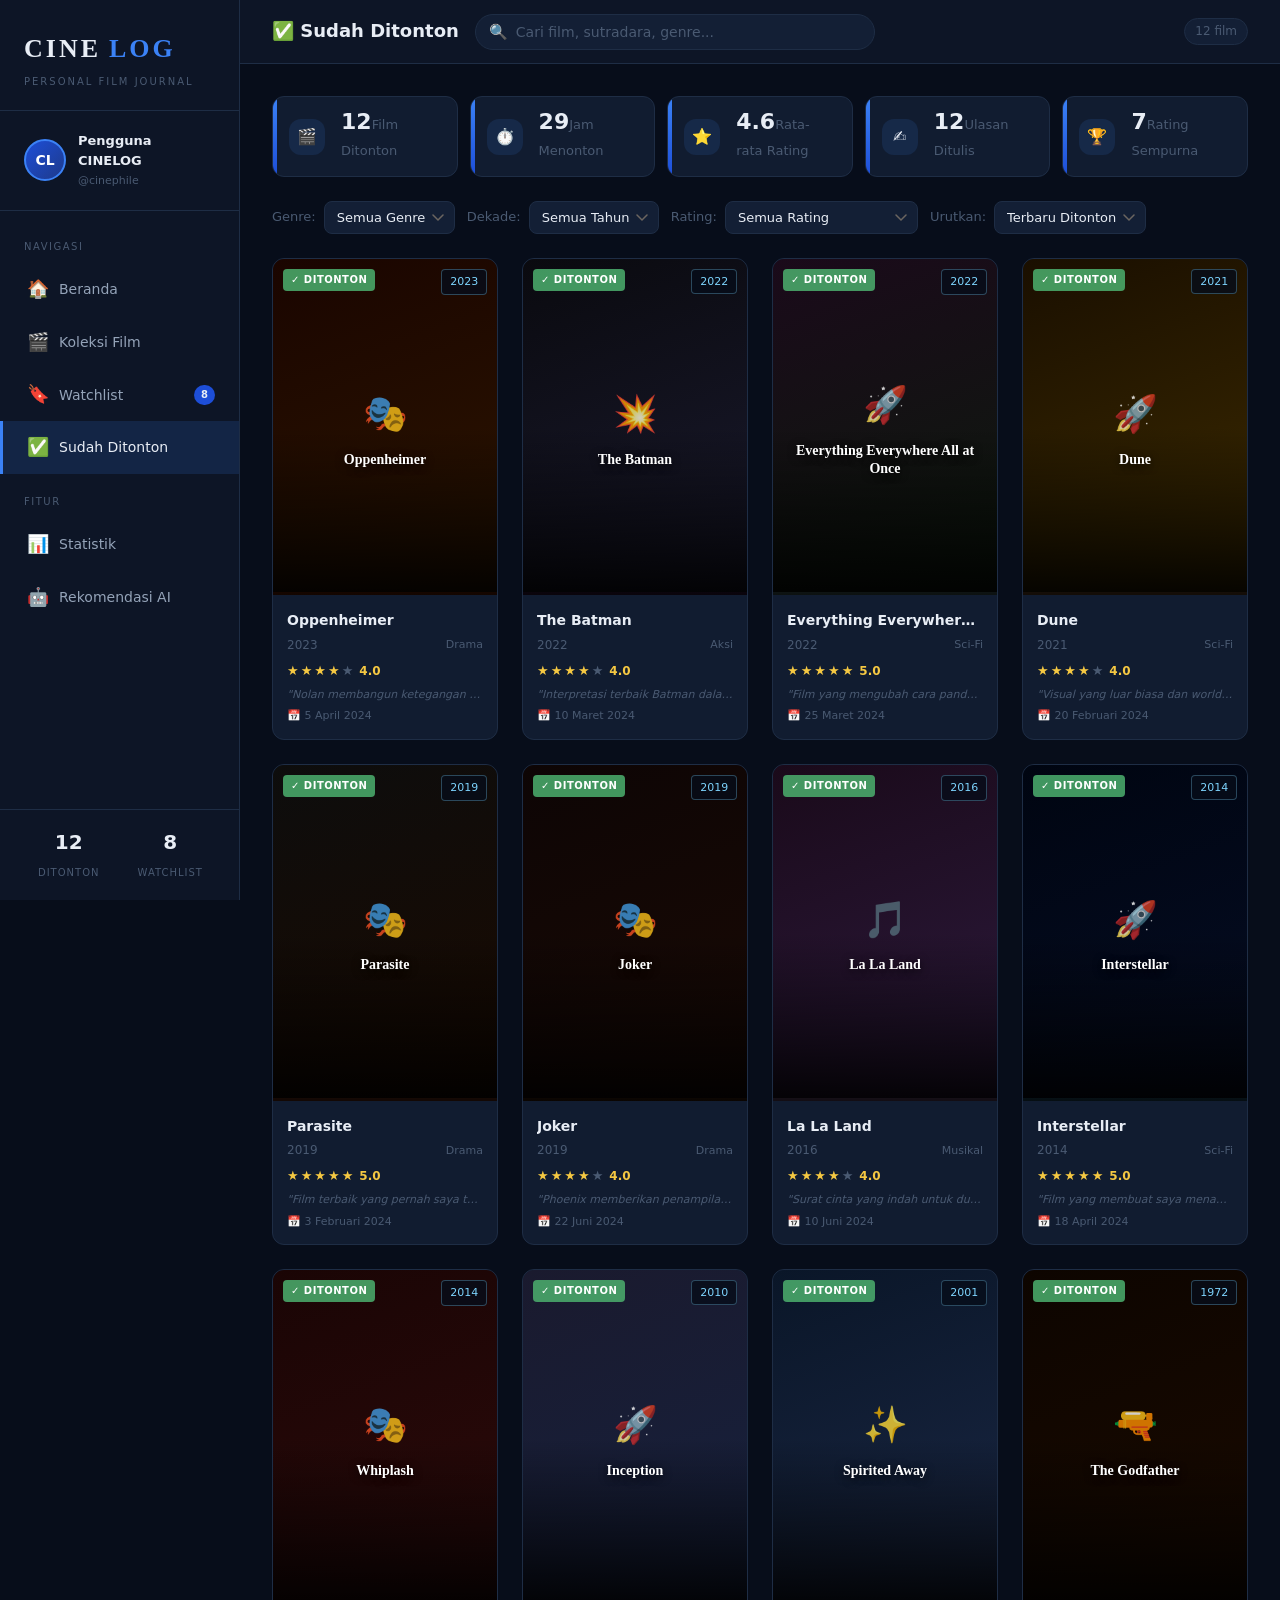
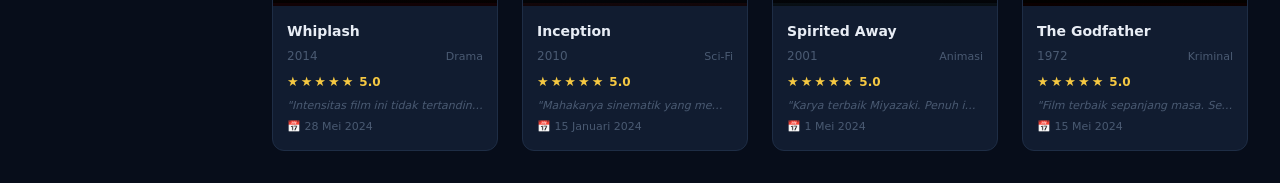
<file: watched.html>
<!DOCTYPE html>
<html lang="id">
<head>
  <meta charset="UTF-8" />
  <meta name="viewport" content="width=device-width, initial-scale=1.0" />
  <title>CINELOG — Sudah Ditonton</title>
  <link rel="stylesheet" href="css/style.css" />
</head>
<body>

<button class="sidebar-toggle" id="sidebarToggle" aria-label="Menu">☰</button>
<div class="sidebar-overlay" id="sidebarOverlay"></div>

<div class="app-layout">
  <aside class="sidebar" id="sidebar">
    <div class="sidebar-logo">
      <div class="logo-text">CINE<span class="logo-accent">LOG</span></div>
      <div class="logo-tagline">Personal Film Journal</div>
    </div>
    <div class="sidebar-user">
      <div class="user-avatar">CL</div>
      <div class="user-info">
        <div class="user-name">Pengguna CINELOG</div>
        <div class="user-handle">@cinephile</div>
      </div>
    </div>
    <nav class="sidebar-nav">
      <div class="nav-section-title">Navigasi</div>
      <a href="index.html" class="nav-item"><span class="nav-icon">🏠</span> Beranda</a>
      <a href="collection.html" class="nav-item"><span class="nav-icon">🎬</span> Koleksi Film</a>
      <a href="watchlist.html" class="nav-item"><span class="nav-icon">🔖</span> Watchlist<span class="nav-badge" id="watchlistBadge">0</span></a>
      <a href="watched.html" class="nav-item"><span class="nav-icon">✅</span> Sudah Ditonton</a>
      <div class="nav-section-title" style="margin-top:8px">Fitur</div>
      <a href="statistics.html" class="nav-item"><span class="nav-icon">📊</span> Statistik</a>
      <a href="ai-recommend.html" class="nav-item"><span class="nav-icon">🤖</span> Rekomendasi AI</a>
    </nav>
    <div class="sidebar-stats">
      <div class="stat-mini"><span class="stat-value" id="sidebarWatchedCount">0</span><span class="stat-label">Ditonton</span></div>
      <div class="stat-mini"><span class="stat-value" id="sidebarWatchlistCount">0</span><span class="stat-label">Watchlist</span></div>
    </div>
  </aside>

  <main class="main-content">
    <header class="page-header">
      <span class="page-title">✅ Sudah Ditonton</span>
      <div class="header-search" style="position:relative">
        <span class="search-icon">🔍</span>
        <input type="text" id="globalSearch" placeholder="Cari film, sutradara, genre..." />
        <div class="search-results" id="searchResults"></div>
      </div>
      <div class="header-actions">
        <span class="section-count" id="watchedCount">0 film</span>
      </div>
    </header>

    <div class="page-content">

      <!-- Summary Bar -->
      <div id="watchedSummary" style="display:grid;grid-template-columns:repeat(auto-fit,minmax(160px,1fr));gap:12px;margin-bottom:24px"></div>

      <!-- Filter Bar -->
      <div class="filter-bar">
        <div class="filter-group">
          <span class="filter-label">Genre:</span>
          <select class="filter-select" id="filterGenre">
            <option value="semua">Semua Genre</option>
            <option value="Sci-Fi">Sci-Fi</option>
            <option value="Drama">Drama</option>
            <option value="Thriller">Thriller</option>
            <option value="Aksi">Aksi</option>
            <option value="Animasi">Animasi</option>
            <option value="Kriminal">Kriminal</option>
            <option value="Musikal">Musikal</option>
            <option value="Petualangan">Petualangan</option>
            <option value="Komedi">Komedi</option>
            <option value="Misteri">Misteri</option>
          </select>
        </div>
        <div class="filter-group">
          <span class="filter-label">Dekade:</span>
          <select class="filter-select" id="filterYear">
            <option value="semua">Semua Tahun</option>
            <option value="2020">2020-an</option>
            <option value="2010">2010-an</option>
            <option value="2000">2000-an</option>
            <option value="1990">1990-an</option>
            <option value="1970">1970-an</option>
          </select>
        </div>
        <div class="filter-group">
          <span class="filter-label">Rating:</span>
          <select class="filter-select" id="filterRating">
            <option value="semua">Semua Rating</option>
            <option value="5">⭐⭐⭐⭐⭐ Sempurna</option>
            <option value="4">⭐⭐⭐⭐ Bagus</option>
            <option value="3">⭐⭐⭐ Cukup</option>
            <option value="1-2">⭐⭐ atau di bawah</option>
          </select>
        </div>
        <div class="filter-group">
          <span class="filter-label">Urutkan:</span>
          <select class="filter-select" id="filterSort">
            <option value="tahun-terbaru">Terbaru Ditonton</option>
            <option value="rating">Rating Tertinggi</option>
            <option value="judul">A–Z Judul</option>
            <option value="tahun-terlama">Film Terlama</option>
          </select>
        </div>
      </div>

      <!-- Watched Grid -->
      <div class="movies-grid large" id="watchedGrid"></div>

      <div class="empty-state" id="emptyState" style="display:none">
        <div class="empty-icon">🎞️</div>
        <div class="empty-title">Belum Ada Film Ditonton</div>
        <div class="empty-desc">Tandai film dari koleksi atau watchlist sebagai sudah ditonton.</div>
        <a href="collection.html" class="btn btn-primary">🎬 Jelajahi Koleksi</a>
      </div>
    </div>
  </main>
</div>

<!-- Movie Detail Modal -->
<div class="modal-overlay" id="movieModal">
  <div class="modal">
    <div class="modal-header">
      <h2 class="modal-title" id="modalTitle">Detail Film</h2>
      <button class="modal-close" id="modalCloseBtn">✕</button>
    </div>
    <div class="modal-body">
      <div class="film-detail-layout">
        <div class="film-detail-poster">
          <div id="modalPoster" style="width:100%;height:100%;min-height:250px;border-radius:var(--radius-lg);overflow:hidden;position:relative"></div>
        </div>
        <div class="film-detail-info">
          <div class="original-title" id="modalOrigTitle"></div>
          <div class="film-meta-row"><span class="meta-pill" id="modalYear"></span><span class="meta-pill" id="modalDuration"></span><span class="meta-pill" id="modalLang"></span></div>
          <div class="film-meta-row" id="modalGenres"></div>
          <p class="film-synopsis" id="modalSynopsis"></p>
          <p class="film-director" id="modalDirector"></p>
          <p style="font-size:13px;color:var(--text-muted);margin-bottom:16px" id="modalCast"></p>
          <div id="modalStatusSection"></div>
        </div>
      </div>
      <hr style="border:none;border-top:1px solid var(--border);margin:20px 0">
      <div id="modalRatingSection"></div>
      <hr style="border:none;border-top:1px solid var(--border);margin:20px 0">
      <div id="modalReviewSection"></div>
    </div>
    <div class="modal-footer">
      <button class="btn btn-ghost" onclick="closeMovieModal()">Tutup</button>
      <button class="btn btn-primary" id="saveReviewBtn">💾 Simpan Ulasan</button>
    </div>
  </div>
</div>

<div class="toast-container" id="toastContainer"></div>

<script src="js/movies.js"></script>
<script src="js/app.js"></script>
<script src="js/watched.js"></script>
</body>
</html>
</file>
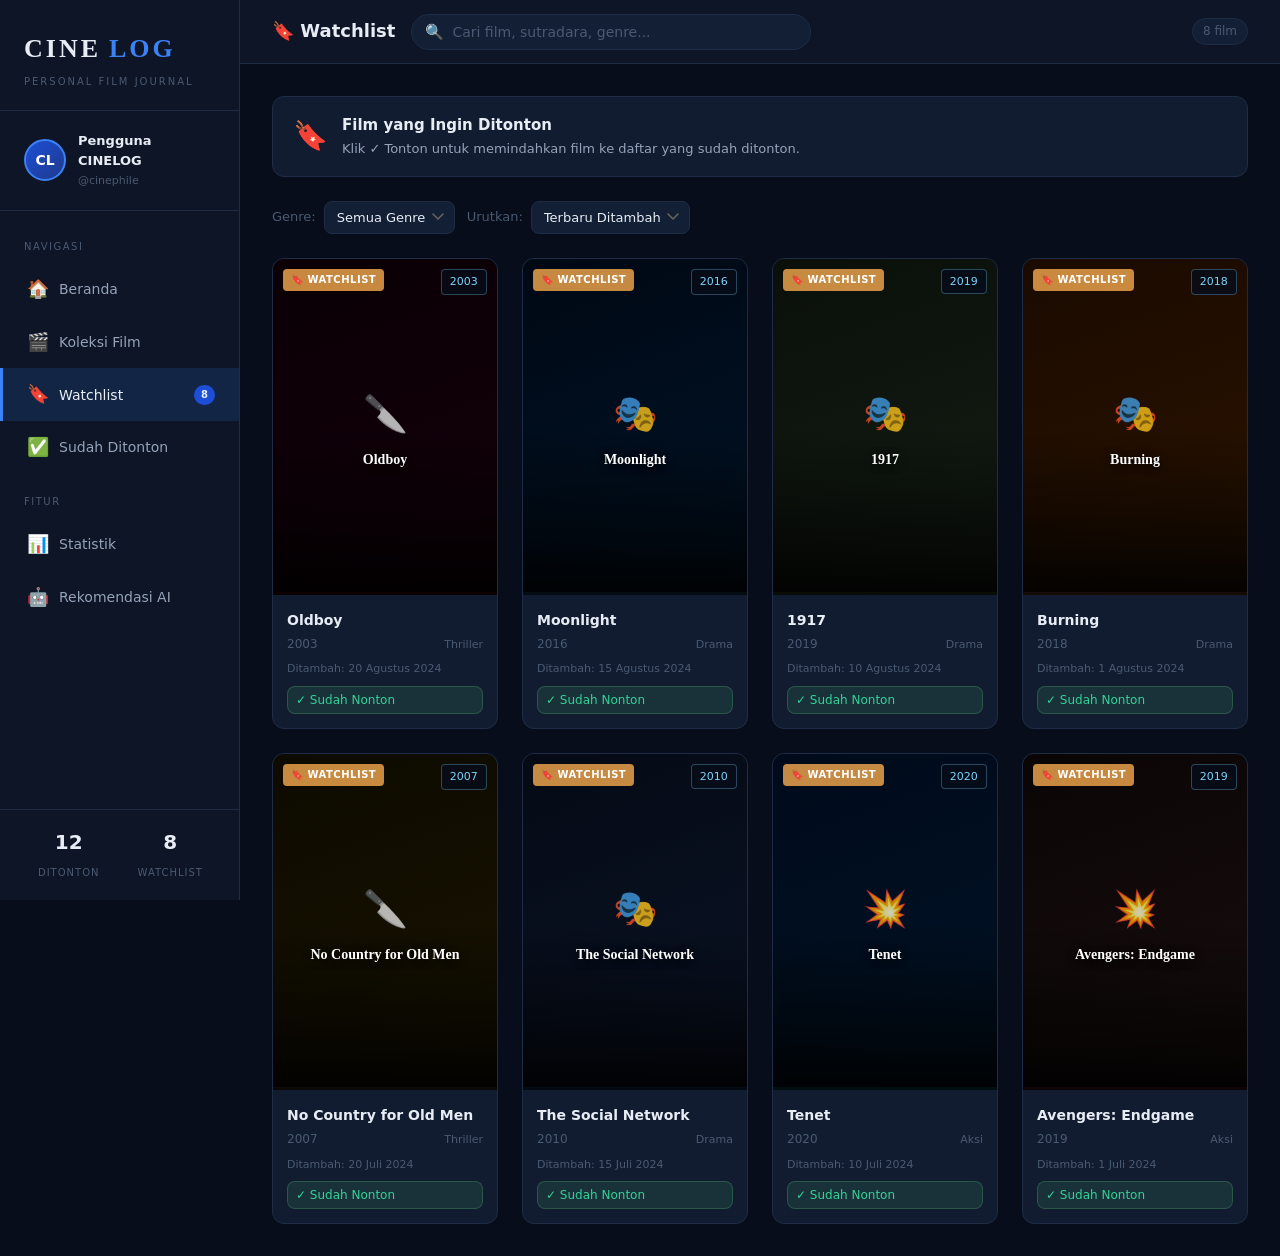
<file: watchlist.html>
<!DOCTYPE html>
<html lang="id">
<head>
  <meta charset="UTF-8" />
  <meta name="viewport" content="width=device-width, initial-scale=1.0" />
  <title>CINELOG — Watchlist</title>
  <link rel="stylesheet" href="css/style.css" />
</head>
<body>

<button class="sidebar-toggle" id="sidebarToggle" aria-label="Menu">☰</button>
<div class="sidebar-overlay" id="sidebarOverlay"></div>

<div class="app-layout">
  <aside class="sidebar" id="sidebar">
    <div class="sidebar-logo">
      <div class="logo-text">CINE<span class="logo-accent">LOG</span></div>
      <div class="logo-tagline">Personal Film Journal</div>
    </div>
    <div class="sidebar-user">
      <div class="user-avatar">CL</div>
      <div class="user-info">
        <div class="user-name">Pengguna CINELOG</div>
        <div class="user-handle">@cinephile</div>
      </div>
    </div>
    <nav class="sidebar-nav">
      <div class="nav-section-title">Navigasi</div>
      <a href="index.html" class="nav-item"><span class="nav-icon">🏠</span> Beranda</a>
      <a href="collection.html" class="nav-item"><span class="nav-icon">🎬</span> Koleksi Film</a>
      <a href="watchlist.html" class="nav-item"><span class="nav-icon">🔖</span> Watchlist<span class="nav-badge" id="watchlistBadge">0</span></a>
      <a href="watched.html" class="nav-item"><span class="nav-icon">✅</span> Sudah Ditonton</a>
      <div class="nav-section-title" style="margin-top:8px">Fitur</div>
      <a href="statistics.html" class="nav-item"><span class="nav-icon">📊</span> Statistik</a>
      <a href="ai-recommend.html" class="nav-item"><span class="nav-icon">🤖</span> Rekomendasi AI</a>
    </nav>
    <div class="sidebar-stats">
      <div class="stat-mini"><span class="stat-value" id="sidebarWatchedCount">0</span><span class="stat-label">Ditonton</span></div>
      <div class="stat-mini"><span class="stat-value" id="sidebarWatchlistCount">0</span><span class="stat-label">Watchlist</span></div>
    </div>
  </aside>

  <main class="main-content">
    <header class="page-header">
      <span class="page-title">🔖 Watchlist</span>
      <div class="header-search" style="position:relative">
        <span class="search-icon">🔍</span>
        <input type="text" id="globalSearch" placeholder="Cari film, sutradara, genre..." />
        <div class="search-results" id="searchResults"></div>
      </div>
      <div class="header-actions">
        <span class="section-count" id="watchlistCount">0 film</span>
      </div>
    </header>

    <div class="page-content">

      <!-- Info Banner -->
      <div style="background:var(--bg-card);border:1px solid var(--border);border-radius:var(--radius-lg);padding:16px 20px;margin-bottom:24px;display:flex;align-items:center;gap:14px">
        <span style="font-size:28px">🔖</span>
        <div>
          <div style="font-size:15px;font-weight:600;color:var(--text-primary)">Film yang Ingin Ditonton</div>
          <div style="font-size:13px;color:var(--text-secondary);margin-top:2px">Klik ✓ Tonton untuk memindahkan film ke daftar yang sudah ditonton.</div>
        </div>
      </div>

      <!-- Filter Bar -->
      <div class="filter-bar">
        <div class="filter-group">
          <span class="filter-label">Genre:</span>
          <select class="filter-select" id="filterGenre">
            <option value="semua">Semua Genre</option>
            <option value="Sci-Fi">Sci-Fi</option>
            <option value="Drama">Drama</option>
            <option value="Thriller">Thriller</option>
            <option value="Aksi">Aksi</option>
            <option value="Animasi">Animasi</option>
            <option value="Kriminal">Kriminal</option>
            <option value="Musikal">Musikal</option>
            <option value="Petualangan">Petualangan</option>
            <option value="Komedi">Komedi</option>
            <option value="Misteri">Misteri</option>
          </select>
        </div>
        <div class="filter-group">
          <span class="filter-label">Urutkan:</span>
          <select class="filter-select" id="filterSort">
            <option value="terbaru-ditambah">Terbaru Ditambah</option>
            <option value="judul">A–Z Judul</option>
            <option value="rating">Rating Tertinggi</option>
            <option value="tahun-terbaru">Terbaru</option>
          </select>
        </div>
      </div>

      <!-- Watchlist Grid -->
      <div class="movies-grid large" id="watchlistGrid"></div>

      <div class="empty-state" id="emptyState" style="display:none">
        <div class="empty-icon">🔖</div>
        <div class="empty-title">Watchlist Kosong</div>
        <div class="empty-desc">Tambahkan film dari koleksi ke watchlist untuk merencanakan tontonan berikutnya.</div>
        <a href="collection.html" class="btn btn-primary">🎬 Jelajahi Koleksi</a>
      </div>
    </div>
  </main>
</div>

<!-- Movie Detail Modal -->
<div class="modal-overlay" id="movieModal">
  <div class="modal">
    <div class="modal-header">
      <h2 class="modal-title" id="modalTitle">Detail Film</h2>
      <button class="modal-close" id="modalCloseBtn">✕</button>
    </div>
    <div class="modal-body">
      <div class="film-detail-layout">
        <div class="film-detail-poster">
          <div id="modalPoster" style="width:100%;height:100%;min-height:250px;border-radius:var(--radius-lg);overflow:hidden;position:relative"></div>
        </div>
        <div class="film-detail-info">
          <div class="original-title" id="modalOrigTitle"></div>
          <div class="film-meta-row"><span class="meta-pill" id="modalYear"></span><span class="meta-pill" id="modalDuration"></span><span class="meta-pill" id="modalLang"></span></div>
          <div class="film-meta-row" id="modalGenres"></div>
          <p class="film-synopsis" id="modalSynopsis"></p>
          <p class="film-director" id="modalDirector"></p>
          <p style="font-size:13px;color:var(--text-muted);margin-bottom:16px" id="modalCast"></p>
          <div id="modalStatusSection"></div>
        </div>
      </div>
      <hr style="border:none;border-top:1px solid var(--border);margin:20px 0">
      <div id="modalRatingSection"></div>
      <hr style="border:none;border-top:1px solid var(--border);margin:20px 0">
      <div id="modalReviewSection"></div>
    </div>
    <div class="modal-footer">
      <button class="btn btn-ghost" onclick="closeMovieModal()">Tutup</button>
      <button class="btn btn-primary" id="saveReviewBtn">💾 Simpan Ulasan</button>
    </div>
  </div>
</div>

<div class="toast-container" id="toastContainer"></div>

<script src="js/movies.js"></script>
<script src="js/app.js"></script>
<script src="js/watchlist.js"></script>
</body>
</html>
</file>
<file: css/style.css>
/* =============================================
   CINELOG - Personal Film Journal
   Main Stylesheet - Navy Blue Cinematic Theme
   ============================================= */

/* ---------- CSS Variables ---------- */
:root {
  --bg-primary: #070d1a;
  --bg-secondary: #0d1526;
  --bg-tertiary: #131f35;
  --bg-card: #111c30;
  --bg-card-hover: #182540;
  --bg-overlay: rgba(4, 10, 24, 0.88);

  /* Navy / Blue accent palette (replaces burgundy) */
  --burgundy: #1d4ed8;
  --burgundy-light: #3b82f6;
  --burgundy-dark: #1e3a8a;
  --burgundy-glow: rgba(59, 130, 246, 0.25);

  /* Gold kept for star ratings only; UI accents shift to light-blue */
  --gold: #f5c842;
  --gold-light: #fde68a;
  --silver: #94a3b8;

  --text-primary: #e8edf5;
  --text-secondary: #94a3b8;
  --text-muted: #4a5a72;
  --text-accent: #7dd3fc;

  --border: #1e2d45;
  --border-light: #2a3f5f;

  --success: #34d399;
  --warning: #fbbf24;
  --danger: #f87171;

  --radius-sm: 4px;
  --radius-md: 8px;
  --radius-lg: 12px;
  --radius-xl: 16px;
  --radius-pill: 50px;

  --shadow-sm: 0 2px 8px rgba(0,0,0,0.5);
  --shadow-md: 0 4px 20px rgba(0,0,0,0.6);
  --shadow-lg: 0 8px 40px rgba(0,0,0,0.7);
  --shadow-burgundy: 0 4px 24px rgba(59,130,246,0.3);

  --font-main: 'Segoe UI', system-ui, -apple-system, sans-serif;
  --font-display: Georgia, 'Times New Roman', serif;

  --sidebar-width: 240px;
  --header-height: 64px;
  --transition: all 0.25s ease;
  --transition-slow: all 0.4s ease;
}

/* ---------- Reset & Base ---------- */
*, *::before, *::after { box-sizing: border-box; margin: 0; padding: 0; }

html { scroll-behavior: smooth; }

body {
  font-family: var(--font-main);
  background-color: var(--bg-primary);
  color: var(--text-primary);
  line-height: 1.6;
  min-height: 100vh;
  overflow-x: hidden;
}

a { color: inherit; text-decoration: none; }
button { cursor: pointer; border: none; background: none; font-family: inherit; }
input, textarea, select { font-family: inherit; }
img { max-width: 100%; display: block; }
ul { list-style: none; }

/* ---------- Scrollbar ---------- */
::-webkit-scrollbar { width: 6px; height: 6px; }
::-webkit-scrollbar-track { background: var(--bg-secondary); }
::-webkit-scrollbar-thumb { background: #1e3a8a; border-radius: 3px; }
::-webkit-scrollbar-thumb:hover { background: var(--burgundy-light); }

/* =============================================
   LAYOUT - Sidebar + Main
   ============================================= */
.app-layout {
  display: flex;
  min-height: 100vh;
}

/* ---------- Sidebar ---------- */
.sidebar {
  width: var(--sidebar-width);
  background: var(--bg-secondary);
  border-right: 1px solid var(--border);
  display: flex;
  flex-direction: column;
  position: fixed;
  top: 0; left: 0;
  height: 100vh;
  z-index: 100;
  overflow-y: auto;
  transition: transform 0.3s ease;
}

.sidebar-logo {
  padding: 28px 24px 20px;
  border-bottom: 1px solid var(--border);
}

.logo-text {
  font-family: var(--font-display);
  font-size: 26px;
  font-weight: 700;
  letter-spacing: 3px;
  color: var(--text-primary);
  display: flex;
  align-items: center;
  gap: 8px;
}

.logo-text span.logo-accent {
  color: var(--burgundy-light);
}

.logo-tagline {
  font-size: 10px;
  letter-spacing: 2px;
  text-transform: uppercase;
  color: var(--text-muted);
  margin-top: 4px;
}

.sidebar-user {
  padding: 20px 24px;
  border-bottom: 1px solid var(--border);
  display: flex;
  align-items: center;
  gap: 12px;
}

.user-avatar {
  width: 42px;
  height: 42px;
  background: linear-gradient(135deg, #1d4ed8, #1e3a8a);
  border-radius: 50%;
  display: flex;
  align-items: center;
  justify-content: center;
  font-size: 14px;
  font-weight: 700;
  color: #ffffff;
  flex-shrink: 0;
  border: 2px solid #3b82f6;
}

.user-info .user-name {
  font-size: 13px;
  font-weight: 600;
  color: var(--text-primary);
}

.user-info .user-handle {
  font-size: 11px;
  color: var(--text-muted);
}

.sidebar-nav {
  flex: 1;
  padding: 16px 0;
}

.nav-section-title {
  font-size: 10px;
  letter-spacing: 1.5px;
  text-transform: uppercase;
  color: var(--text-muted);
  padding: 12px 24px 8px;
}

.nav-item {
  display: flex;
  align-items: center;
  gap: 12px;
  padding: 12px 24px;
  color: var(--text-secondary);
  font-size: 14px;
  transition: var(--transition);
  border-left: 3px solid transparent;
  position: relative;
}

.nav-item:hover {
  color: var(--text-primary);
  background: rgba(59, 130, 246, 0.08);
  border-left-color: rgba(59, 130, 246, 0.4);
}

.nav-item.active {
  color: var(--text-primary);
  background: rgba(59, 130, 246, 0.15);
  border-left-color: var(--burgundy-light);
}

.nav-item .nav-icon {
  font-size: 18px;
  width: 20px;
  text-align: center;
  flex-shrink: 0;
}

.nav-item .nav-badge {
  margin-left: auto;
  background: var(--burgundy);
  color: var(--text-primary);
  font-size: 10px;
  padding: 2px 7px;
  border-radius: var(--radius-pill);
  font-weight: 600;
}

.sidebar-stats {
  padding: 16px 24px;
  border-top: 1px solid var(--border);
  display: grid;
  grid-template-columns: 1fr 1fr;
  gap: 12px;
}

.stat-mini {
  text-align: center;
}

.stat-mini .stat-value {
  font-size: 20px;
  font-weight: 700;
  color: var(--text-primary);
  display: block;
}

.stat-mini .stat-label {
  font-size: 10px;
  color: var(--text-muted);
  text-transform: uppercase;
  letter-spacing: 1px;
}

/* Mobile toggle */
.sidebar-toggle {
  display: none;
  position: fixed;
  top: 16px;
  left: 16px;
  z-index: 200;
  background: var(--burgundy);
  color: #ffffff;
  width: 40px;
  height: 40px;
  border-radius: var(--radius-md);
  font-size: 20px;
  align-items: center;
  justify-content: center;
  box-shadow: var(--shadow-md);
}

.sidebar-overlay {
  display: none;
  position: fixed;
  inset: 0;
  background: rgba(0,0,0,0.6);
  z-index: 99;
}

/* ---------- Main Content ---------- */
.main-content {
  margin-left: var(--sidebar-width);
  flex: 1;
  min-height: 100vh;
  display: flex;
  flex-direction: column;
}

/* ---------- Top Header ---------- */
.page-header {
  height: var(--header-height);
  background: var(--bg-secondary);
  border-bottom: 1px solid var(--border);
  display: flex;
  align-items: center;
  gap: 16px;
  padding: 0 32px;
  position: sticky;
  top: 0;
  z-index: 50;
}

.page-title {
  font-size: 18px;
  font-weight: 600;
  color: var(--text-primary);
  flex-shrink: 0;
}

.header-search {
  flex: 1;
  max-width: 400px;
  position: relative;
}

.header-search input {
  width: 100%;
  background: var(--bg-tertiary);
  border: 1px solid var(--border);
  border-radius: var(--radius-pill);
  padding: 9px 16px 9px 40px;
  color: var(--text-primary);
  font-size: 14px;
  transition: var(--transition);
}

.header-search input:focus {
  outline: none;
  border-color: var(--burgundy-light);
  background: var(--bg-card);
  box-shadow: 0 0 0 3px rgba(59,130,246,0.12);
}

.header-search input::placeholder { color: var(--text-muted); }

.search-icon {
  position: absolute;
  left: 14px;
  top: 50%;
  transform: translateY(-50%);
  color: var(--text-muted);
  font-size: 15px;
  pointer-events: none;
}

.header-actions {
  margin-left: auto;
  display: flex;
  align-items: center;
  gap: 10px;
}

/* ---------- Page Content ---------- */
.page-content {
  padding: 32px;
  flex: 1;
}

/* =============================================
   COMPONENTS
   ============================================= */

/* ---------- Buttons ---------- */
.btn {
  display: inline-flex;
  align-items: center;
  gap: 8px;
  padding: 10px 20px;
  border-radius: var(--radius-md);
  font-size: 14px;
  font-weight: 500;
  transition: var(--transition);
  cursor: pointer;
  border: none;
}

.btn-primary {
  background: var(--burgundy);
  color: var(--text-primary);
}

.btn-primary:hover {
  background: #2563eb;
  transform: translateY(-1px);
  box-shadow: var(--shadow-burgundy);
}

.btn-secondary {
  background: var(--bg-tertiary);
  color: var(--text-secondary);
  border: 1px solid var(--border-light);
}

.btn-secondary:hover {
  background: var(--bg-card-hover);
  color: var(--text-primary);
  border-color: var(--burgundy-light);
}

.btn-ghost {
  background: transparent;
  color: var(--text-secondary);
  border: 1px solid var(--border);
}

.btn-ghost:hover {
  background: var(--bg-tertiary);
  color: var(--text-primary);
}

.btn-sm { padding: 7px 14px; font-size: 13px; }
.btn-lg { padding: 14px 28px; font-size: 15px; }
.btn-icon {
  padding: 10px;
  border-radius: var(--radius-md);
  font-size: 16px;
}

.btn-danger { background: rgba(232, 84, 84, 0.15); color: var(--danger); border: 1px solid rgba(232,84,84,0.3); }
.btn-danger:hover { background: rgba(232, 84, 84, 0.25); }

.btn-success { background: rgba(76, 175, 110, 0.15); color: var(--success); border: 1px solid rgba(76,175,110,0.3); }
.btn-success:hover { background: rgba(76, 175, 110, 0.25); }

/* ---------- Movie Poster Card ---------- */
.movie-card {
  background: var(--bg-card);
  border-radius: var(--radius-lg);
  overflow: hidden;
  border: 1px solid var(--border);
  transition: var(--transition-slow);
  cursor: pointer;
  position: relative;
}

.movie-card:hover {
  transform: translateY(-6px);
  border-color: #1d4ed8;
  box-shadow: var(--shadow-lg), 0 0 0 1px #1d4ed8;
}

.movie-poster {
  width: 100%;
  aspect-ratio: 2/3;
  position: relative;
  overflow: hidden;
}

.poster-bg {
  width: 100%;
  height: 100%;
  display: flex;
  flex-direction: column;
  align-items: center;
  justify-content: center;
  position: relative;
}

.poster-overlay {
  position: absolute;
  inset: 0;
  background: linear-gradient(to bottom, transparent 50%, rgba(0,0,0,0.9) 100%);
  z-index: 1;
}

.poster-content {
  position: absolute;
  inset: 0;
  display: flex;
  flex-direction: column;
  align-items: center;
  justify-content: center;
  z-index: 2;
  padding: 16px;
  text-align: center;
}

.poster-icon {
  font-size: 36px;
  margin-bottom: 8px;
  opacity: 0.8;
}

.poster-title-text {
  font-family: var(--font-display);
  font-size: 14px;
  font-weight: 700;
  color: white;
  text-shadow: 0 2px 8px rgba(0,0,0,0.8);
  line-height: 1.3;
}

.poster-year-badge {
  position: absolute;
  top: 10px;
  right: 10px;
  background: rgba(7, 13, 26, 0.8);
  color: var(--text-accent);
  font-size: 11px;
  padding: 3px 8px;
  border-radius: var(--radius-sm);
  z-index: 3;
  backdrop-filter: blur(4px);
  border: 1px solid rgba(125, 211, 252, 0.3);
}

.poster-status-badge {
  position: absolute;
  top: 10px;
  left: 10px;
  font-size: 10px;
  padding: 3px 8px;
  border-radius: var(--radius-sm);
  z-index: 3;
  font-weight: 600;
  letter-spacing: 0.5px;
  text-transform: uppercase;
}

.poster-status-badge.watched {
  background: rgba(76, 175, 110, 0.85);
  color: white;
}

.poster-status-badge.watchlist {
  background: rgba(232, 160, 74, 0.85);
  color: white;
}

.card-hover-overlay {
  position: absolute;
  inset: 0;
  background: rgba(13, 37, 80, 0.88);
  display: flex;
  flex-direction: column;
  align-items: center;
  justify-content: center;
  gap: 10px;
  opacity: 0;
  transition: var(--transition);
  z-index: 10;
  backdrop-filter: blur(4px);
}

.movie-card:hover .card-hover-overlay { opacity: 1; }

.hover-btn {
  background: rgba(255,255,255,0.15);
  border: 1px solid rgba(255,255,255,0.3);
  color: white;
  padding: 8px 16px;
  border-radius: var(--radius-pill);
  font-size: 13px;
  font-weight: 500;
  display: flex;
  align-items: center;
  gap: 6px;
  transition: var(--transition);
  cursor: pointer;
  width: 85%;
  justify-content: center;
}

.hover-btn:hover {
  background: rgba(255,255,255,0.25);
  transform: scale(1.03);
}

.movie-card-info {
  padding: 14px;
}

.movie-card-title {
  font-size: 14px;
  font-weight: 600;
  color: var(--text-primary);
  margin-bottom: 4px;
  white-space: nowrap;
  overflow: hidden;
  text-overflow: ellipsis;
}

.movie-card-meta {
  display: flex;
  align-items: center;
  justify-content: space-between;
  gap: 8px;
}

.movie-card-year {
  font-size: 12px;
  color: var(--text-muted);
}

.movie-card-genre {
  font-size: 11px;
  color: var(--text-muted);
  white-space: nowrap;
  overflow: hidden;
  text-overflow: ellipsis;
}

.star-rating {
  display: flex;
  align-items: center;
  gap: 2px;
}

.star { color: var(--text-muted); font-size: 13px; }
.star.filled { color: #f5c842; }
.star.half { color: #fde68a; }

.rating-text {
  font-size: 12px;
  color: #f5c842;
  font-weight: 600;
  margin-left: 4px;
}

/* ---------- Movies Grid ---------- */
.movies-grid {
  display: grid;
  grid-template-columns: repeat(auto-fill, minmax(160px, 1fr));
  gap: 20px;
}

.movies-grid.large {
  grid-template-columns: repeat(auto-fill, minmax(180px, 1fr));
  gap: 24px;
}

/* ---------- Section Header ---------- */
.section-header {
  display: flex;
  align-items: center;
  justify-content: space-between;
  margin-bottom: 20px;
  gap: 16px;
}

.section-title {
  font-size: 18px;
  font-weight: 700;
  color: var(--text-primary);
  display: flex;
  align-items: center;
  gap: 8px;
}

.section-title::before {
  content: '';
  display: inline-block;
  width: 4px;
  height: 20px;
  background: var(--burgundy-light);
  border-radius: 2px;
  box-shadow: 0 0 8px rgba(59,130,246,0.4);
}

.section-count {
  font-size: 12px;
  color: var(--text-muted);
  background: var(--bg-tertiary);
  border: 1px solid var(--border);
  padding: 3px 10px;
  border-radius: var(--radius-pill);
}

/* ---------- Filter Bar ---------- */
.filter-bar {
  display: flex;
  align-items: center;
  gap: 12px;
  margin-bottom: 24px;
  flex-wrap: wrap;
}

.filter-group {
  display: flex;
  align-items: center;
  gap: 8px;
}

.filter-label {
  font-size: 13px;
  color: var(--text-muted);
  white-space: nowrap;
}

.filter-select {
  background: var(--bg-tertiary);
  border: 1px solid var(--border);
  color: var(--text-primary);
  border-radius: var(--radius-md);
  padding: 8px 12px;
  font-size: 13px;
  cursor: pointer;
  transition: var(--transition);
  appearance: none;
  padding-right: 28px;
  background-image: url("data:image/svg+xml,%3Csvg xmlns='http://www.w3.org/2000/svg' width='12' height='8' viewBox='0 0 12 8'%3E%3Cpath d='M1 1l5 5 5-5' stroke='%236b6560' fill='none' stroke-width='1.5' stroke-linecap='round'/%3E%3C/svg%3E");
  background-repeat: no-repeat;
  background-position: right 10px center;
}

.filter-select:focus {
  outline: none;
  border-color: var(--burgundy);
}

.filter-select option {
  background: var(--bg-tertiary);
  color: var(--text-primary);
}

.filter-tags {
  display: flex;
  gap: 8px;
  flex-wrap: wrap;
}

.filter-tag {
  background: var(--bg-tertiary);
  border: 1px solid var(--border);
  color: var(--text-secondary);
  padding: 6px 14px;
  border-radius: var(--radius-pill);
  font-size: 13px;
  cursor: pointer;
  transition: var(--transition);
}

.filter-tag:hover, .filter-tag.active {
  background: var(--burgundy);
  color: #ffffff;
  border-color: var(--burgundy);
}

/* ---------- Stat Cards ---------- */
.stats-grid {
  display: grid;
  grid-template-columns: repeat(auto-fit, minmax(200px, 1fr));
  gap: 16px;
  margin-bottom: 32px;
}

.stat-card {
  background: var(--bg-card);
  border: 1px solid var(--border);
  border-radius: var(--radius-lg);
  padding: 20px 24px;
  display: flex;
  align-items: center;
  gap: 16px;
  transition: var(--transition);
  position: relative;
  overflow: hidden;
}

.stat-card::before {
  content: '';
  position: absolute;
  top: 0; left: 0;
  width: 4px;
  height: 100%;
  background: linear-gradient(180deg, var(--burgundy-light), var(--burgundy));
}

.stat-card:hover {
  border-color: #1d4ed8;
  transform: translateY(-2px);
  box-shadow: 0 4px 20px rgba(59,130,246,0.12);
}

.stat-icon {
  width: 48px;
  height: 48px;
  background: rgba(59, 130, 246, 0.12);
  border-radius: var(--radius-lg);
  display: flex;
  align-items: center;
  justify-content: center;
  font-size: 22px;
  flex-shrink: 0;
}

.stat-info .stat-number {
  font-size: 28px;
  font-weight: 700;
  color: var(--text-primary);
  line-height: 1;
}

.stat-info .stat-desc {
  font-size: 13px;
  color: var(--text-muted);
  margin-top: 4px;
}

/* ---------- Modal ---------- */
.modal-overlay {
  position: fixed;
  inset: 0;
  background: var(--bg-overlay);
  z-index: 1000;
  display: flex;
  align-items: center;
  justify-content: center;
  padding: 24px;
  opacity: 0;
  pointer-events: none;
  transition: var(--transition);
  backdrop-filter: blur(6px);
}

.modal-overlay.active {
  opacity: 1;
  pointer-events: all;
}

.modal {
  background: var(--bg-secondary);
  border: 1px solid var(--border-light);
  border-radius: var(--radius-xl);
  width: 100%;
  max-width: 680px;
  max-height: 90vh;
  overflow-y: auto;
  transform: scale(0.95) translateY(20px);
  transition: var(--transition);
  box-shadow: var(--shadow-lg);
}

.modal-overlay.active .modal {
  transform: scale(1) translateY(0);
}

.modal-header {
  padding: 24px 28px 16px;
  border-bottom: 1px solid var(--border);
  display: flex;
  align-items: center;
  justify-content: space-between;
  position: sticky;
  top: 0;
  background: var(--bg-secondary);
  z-index: 5;
  border-radius: var(--radius-xl) var(--radius-xl) 0 0;
}

.modal-title {
  font-size: 18px;
  font-weight: 700;
  color: var(--text-primary);
}

.modal-close {
  width: 32px;
  height: 32px;
  border-radius: 50%;
  background: var(--bg-tertiary);
  border: 1px solid var(--border);
  color: var(--text-muted);
  font-size: 18px;
  display: flex;
  align-items: center;
  justify-content: center;
  cursor: pointer;
  transition: var(--transition);
  line-height: 1;
}

.modal-close:hover {
  background: var(--burgundy);
  color: #ffffff;
  border-color: var(--burgundy);
}

.modal-body {
  padding: 24px 28px;
}

.modal-footer {
  padding: 16px 28px 24px;
  border-top: 1px solid var(--border);
  display: flex;
  gap: 12px;
  justify-content: flex-end;
}

/* Film detail modal layout */
.film-detail-layout {
  display: grid;
  grid-template-columns: 180px 1fr;
  gap: 24px;
}

.film-detail-poster {
  aspect-ratio: 2/3;
  border-radius: var(--radius-lg);
  overflow: hidden;
  position: relative;
}

.film-detail-info h2 {
  font-size: 22px;
  font-weight: 700;
  color: var(--text-primary);
  margin-bottom: 4px;
  line-height: 1.3;
}

.film-detail-info .original-title {
  font-size: 13px;
  color: var(--text-muted);
  margin-bottom: 12px;
  font-style: italic;
}

.film-meta-row {
  display: flex;
  align-items: center;
  gap: 8px;
  flex-wrap: wrap;
  margin-bottom: 12px;
}

.meta-pill {
  background: var(--bg-tertiary);
  border: 1px solid var(--border);
  color: var(--text-secondary);
  font-size: 12px;
  padding: 4px 10px;
  border-radius: var(--radius-pill);
}

.meta-pill.genre { border-color: rgba(59,130,246,0.3); color: var(--text-accent); }

.film-synopsis {
  font-size: 14px;
  color: var(--text-secondary);
  line-height: 1.7;
  margin-bottom: 16px;
}

.film-director {
  font-size: 13px;
  color: var(--text-muted);
  margin-bottom: 16px;
}

.film-director span { color: var(--text-accent); font-weight: 500; }

/* ---------- Rating Input ---------- */
.rating-input {
  display: flex;
  align-items: center;
  gap: 6px;
  margin: 12px 0;
}

.rating-star-btn {
  font-size: 28px;
  color: var(--text-muted);
  cursor: pointer;
  transition: var(--transition);
  line-height: 1;
}

.rating-star-btn:hover, .rating-star-btn.active {
  color: #f5c842;
  transform: scale(1.15);
}

.rating-input label {
  font-size: 13px;
  color: var(--text-muted);
  margin-right: 8px;
}

/* ---------- Textarea & Input Fields ---------- */
.form-group {
  margin-bottom: 16px;
}

.form-label {
  display: block;
  font-size: 13px;
  color: var(--text-secondary);
  margin-bottom: 8px;
  font-weight: 500;
}

.form-input, .form-textarea {
  width: 100%;
  background: var(--bg-tertiary);
  border: 1px solid var(--border);
  color: var(--text-primary);
  border-radius: var(--radius-md);
  padding: 10px 14px;
  font-size: 14px;
  transition: var(--transition);
}

.form-input:focus, .form-textarea:focus {
  outline: none;
  border-color: var(--burgundy-light);
  background: var(--bg-card);
  box-shadow: 0 0 0 3px rgba(59,130,246,0.12);
}

.form-textarea {
  min-height: 100px;
  resize: vertical;
  line-height: 1.6;
}

/* ---------- Toast Notification ---------- */
.toast-container {
  position: fixed;
  bottom: 24px;
  right: 24px;
  z-index: 9999;
  display: flex;
  flex-direction: column;
  gap: 10px;
}

.toast {
  background: var(--bg-card);
  border: 1px solid var(--border-light);
  border-radius: var(--radius-lg);
  padding: 14px 18px;
  display: flex;
  align-items: center;
  gap: 12px;
  font-size: 14px;
  color: var(--text-primary);
  box-shadow: var(--shadow-lg);
  min-width: 280px;
  max-width: 380px;
  transform: translateX(120%);
  transition: transform 0.3s ease;
}

.toast.show { transform: translateX(0); }
.toast.success { border-left: 4px solid var(--success); }
.toast.error { border-left: 4px solid var(--danger); }
.toast.info { border-left: 4px solid var(--burgundy-light); }
.toast-icon { font-size: 18px; }

/* ---------- Empty State ---------- */
.empty-state {
  text-align: center;
  padding: 60px 20px;
  color: var(--text-muted);
}

.empty-icon { font-size: 56px; margin-bottom: 16px; opacity: 0.5; }
.empty-title { font-size: 18px; font-weight: 600; color: var(--text-secondary); margin-bottom: 8px; }
.empty-desc { font-size: 14px; line-height: 1.6; margin-bottom: 24px; }

/* ---------- Search Results Dropdown ---------- */
.search-results {
  position: absolute;
  top: calc(100% + 8px);
  left: 0;
  right: 0;
  background: var(--bg-secondary);
  border: 1px solid var(--border-light);
  border-radius: var(--radius-lg);
  overflow: hidden;
  box-shadow: var(--shadow-lg);
  z-index: 200;
  max-height: 360px;
  overflow-y: auto;
  display: none;
}

.search-results.open { display: block; }

.search-result-item {
  display: flex;
  align-items: center;
  gap: 12px;
  padding: 12px 16px;
  cursor: pointer;
  transition: var(--transition);
  border-bottom: 1px solid var(--border);
}

.search-result-item:last-child { border-bottom: none; }
.search-result-item:hover { background: var(--bg-tertiary); }

.search-result-poster {
  width: 36px;
  height: 54px;
  border-radius: var(--radius-sm);
  overflow: hidden;
  flex-shrink: 0;
}

.search-result-info .title { font-size: 14px; font-weight: 500; color: var(--text-primary); }
.search-result-info .meta { font-size: 12px; color: var(--text-muted); margin-top: 2px; }

/* =============================================
   PAGE SPECIFIC - DASHBOARD
   ============================================= */
.dashboard-hero {
  background: linear-gradient(135deg, var(--bg-secondary), var(--bg-tertiary));
  border: 1px solid var(--border);
  border-radius: var(--radius-xl);
  padding: 28px 32px;
  margin-bottom: 32px;
  position: relative;
  overflow: hidden;
}

.dashboard-hero::after {
  content: '';
  position: absolute;
  top: -20px; right: -20px;
  width: 200px; height: 200px;
  background: radial-gradient(circle, rgba(59,130,246,0.12) 0%, transparent 70%);
  pointer-events: none;
}

.dashboard-hero h1 {
  font-family: var(--font-display);
  font-size: 28px;
  font-weight: 700;
  color: var(--text-primary);
  margin-bottom: 8px;
}

.dashboard-hero p {
  font-size: 14px;
  color: var(--text-secondary);
}

.hero-date {
  font-size: 12px;
  color: var(--text-muted);
  margin-top: 4px;
}

.dashboard-sections {
  display: grid;
  gap: 32px;
}

.recent-movies-scroll {
  display: flex;
  gap: 16px;
  overflow-x: auto;
  padding-bottom: 12px;
}

.recent-movies-scroll::-webkit-scrollbar { height: 4px; }

.recent-movie-card {
  flex-shrink: 0;
  width: 140px;
}

/* Activity feed */
.activity-feed { display: flex; flex-direction: column; gap: 12px; }

.activity-item {
  display: flex;
  align-items: flex-start;
  gap: 12px;
  padding: 14px;
  background: var(--bg-card);
  border-radius: var(--radius-lg);
  border: 1px solid var(--border);
  transition: var(--transition);
}

.activity-item:hover { border-color: var(--border-light); }

.activity-dot {
  width: 8px;
  height: 8px;
  border-radius: 50%;
  background: var(--burgundy-light);
  flex-shrink: 0;
  margin-top: 6px;
  box-shadow: 0 0 6px rgba(59,130,246,0.5);
}

.activity-content .title { font-size: 14px; color: var(--text-primary); font-weight: 500; }
.activity-content .desc { font-size: 12px; color: var(--text-muted); margin-top: 2px; }

/* =============================================
   PAGE SPECIFIC - STATISTICS
   ============================================= */
.chart-card {
  background: var(--bg-card);
  border: 1px solid var(--border);
  border-radius: var(--radius-xl);
  padding: 24px;
  margin-bottom: 24px;
}

.chart-title {
  font-size: 16px;
  font-weight: 600;
  color: var(--text-primary);
  margin-bottom: 20px;
  display: flex;
  align-items: center;
  gap: 8px;
}

.chart-title::before {
  content: '';
  display: inline-block;
  width: 3px;
  height: 16px;
  background: var(--burgundy-light);
  border-radius: 2px;
  box-shadow: 0 0 6px rgba(59,130,246,0.4);
}

/* Bar chart */
.bar-chart { display: flex; flex-direction: column; gap: 10px; }

.bar-item { display: flex; align-items: center; gap: 12px; }
.bar-label { width: 80px; font-size: 13px; color: var(--text-secondary); text-align: right; flex-shrink: 0; }
.bar-track { flex: 1; background: var(--bg-tertiary); border-radius: var(--radius-pill); height: 10px; overflow: hidden; }
.bar-fill { height: 100%; background: linear-gradient(90deg, #1d4ed8, #60a5fa); border-radius: var(--radius-pill); transition: width 0.8s ease; }
.bar-count { width: 30px; font-size: 12px; color: var(--text-muted); text-align: center; }

/* Monthly chart */
.monthly-chart {
  display: flex;
  align-items: flex-end;
  gap: 10px;
  height: 120px;
  padding-top: 8px;
}

.month-col { flex: 1; display: flex; flex-direction: column; align-items: center; gap: 6px; }
.month-bar-wrap { flex: 1; width: 100%; display: flex; align-items: flex-end; }
.month-bar {
  width: 100%;
  background: linear-gradient(0deg, #1d4ed8, #60a5fa);
  border-radius: var(--radius-sm) var(--radius-sm) 0 0;
  min-height: 4px;
  transition: height 0.6s ease;
}
.month-label { font-size: 11px; color: var(--text-muted); }
.month-count { font-size: 11px; color: var(--text-accent); font-weight: 600; }

/* Rating distribution */
.rating-dist { display: flex; flex-direction: column; gap: 8px; }
.rating-row { display: flex; align-items: center; gap: 10px; }
.rating-stars-label { display: flex; gap: 2px; width: 80px; flex-shrink: 0; }
.rating-track { flex: 1; background: var(--bg-tertiary); border-radius: var(--radius-pill); height: 8px; overflow: hidden; }
.rating-fill { height: 100%; background: linear-gradient(90deg, #fde68a, #f5c842); border-radius: var(--radius-pill); transition: width 0.8s ease; }
.rating-count-label { width: 24px; font-size: 12px; color: var(--text-muted); text-align: right; }

/* =============================================
   PAGE SPECIFIC - AI RECOMMENDATION
   ============================================= */
.ai-interface {
  max-width: 800px;
  margin: 0 auto;
}

.ai-intro {
  text-align: center;
  padding: 32px 24px;
  background: var(--bg-card);
  border: 1px solid var(--border);
  border-radius: var(--radius-xl);
  margin-bottom: 28px;
  position: relative;
  overflow: hidden;
}

.ai-intro::before {
  content: '';
  position: absolute;
  inset: 0;
  background: radial-gradient(ellipse at top, rgba(59,130,246,0.08) 0%, transparent 60%);
  pointer-events: none;
}

.ai-icon { font-size: 48px; margin-bottom: 12px; }
.ai-intro h2 { font-size: 22px; font-weight: 700; color: var(--text-primary); margin-bottom: 8px; }
.ai-intro p { font-size: 14px; color: var(--text-secondary); max-width: 500px; margin: 0 auto; line-height: 1.7; }

.ai-disclaimer {
  font-size: 11px;
  color: var(--text-muted);
  background: var(--bg-tertiary);
  border: 1px solid var(--border);
  border-radius: var(--radius-md);
  padding: 8px 14px;
  margin-top: 14px;
  display: inline-block;
}

.ai-form-card {
  background: var(--bg-card);
  border: 1px solid var(--border);
  border-radius: var(--radius-xl);
  padding: 28px;
  margin-bottom: 24px;
}

.ai-form-grid {
  display: grid;
  grid-template-columns: 1fr 1fr;
  gap: 16px;
  margin-bottom: 20px;
}

.mood-options {
  display: flex;
  flex-wrap: wrap;
  gap: 8px;
  margin-top: 8px;
}

.mood-btn {
  background: var(--bg-tertiary);
  border: 1px solid var(--border);
  color: var(--text-secondary);
  padding: 7px 14px;
  border-radius: var(--radius-pill);
  font-size: 13px;
  cursor: pointer;
  transition: var(--transition);
}

.mood-btn:hover, .mood-btn.active {
  background: rgba(59, 130, 246, 0.15);
  border-color: var(--burgundy-light);
  color: var(--text-primary);
}

.ai-result-card {
  background: var(--bg-card);
  border: 1px solid var(--border);
  border-radius: var(--radius-xl);
  padding: 24px;
  display: none;
}

.ai-result-card.visible { display: block; }

.ai-loading {
  text-align: center;
  padding: 40px;
}

.ai-loader {
  width: 48px;
  height: 48px;
  border: 3px solid var(--border-light);
  border-top-color: #3b82f6;
  border-radius: 50%;
  animation: spin 0.8s linear infinite;
  margin: 0 auto 16px;
}

@keyframes spin { to { transform: rotate(360deg); } }

.ai-result-grid {
  display: grid;
  grid-template-columns: repeat(auto-fill, minmax(150px, 1fr));
  gap: 16px;
  margin-top: 20px;
}

/* =============================================
   RESPONSIVE
   ============================================= */

@media (max-width: 1100px) {
  .movies-grid { grid-template-columns: repeat(auto-fill, minmax(140px, 1fr)); }
}

@media (max-width: 900px) {
  .sidebar { transform: translateX(-100%); }
  .sidebar.open { transform: translateX(0); }
  .sidebar-overlay.active { display: block; }
  .sidebar-toggle { display: flex; }
  .main-content { margin-left: 0; }
  .page-content { padding: 24px 20px; }
  .page-header { padding: 0 20px; }
  .film-detail-layout { grid-template-columns: 1fr; }
  .film-detail-poster { max-width: 200px; margin: 0 auto; }
  .ai-form-grid { grid-template-columns: 1fr; }
}

@media (max-width: 640px) {
  .stats-grid { grid-template-columns: 1fr 1fr; }
  .movies-grid { grid-template-columns: repeat(auto-fill, minmax(120px, 1fr)); gap: 12px; }
  .filter-bar { gap: 8px; }
  .modal { max-height: 95vh; border-radius: var(--radius-lg); }
  .modal-header, .modal-body, .modal-footer { padding: 16px 18px; }
}

@media (max-width: 400px) {
  .stats-grid { grid-template-columns: 1fr; }
}
</file>
